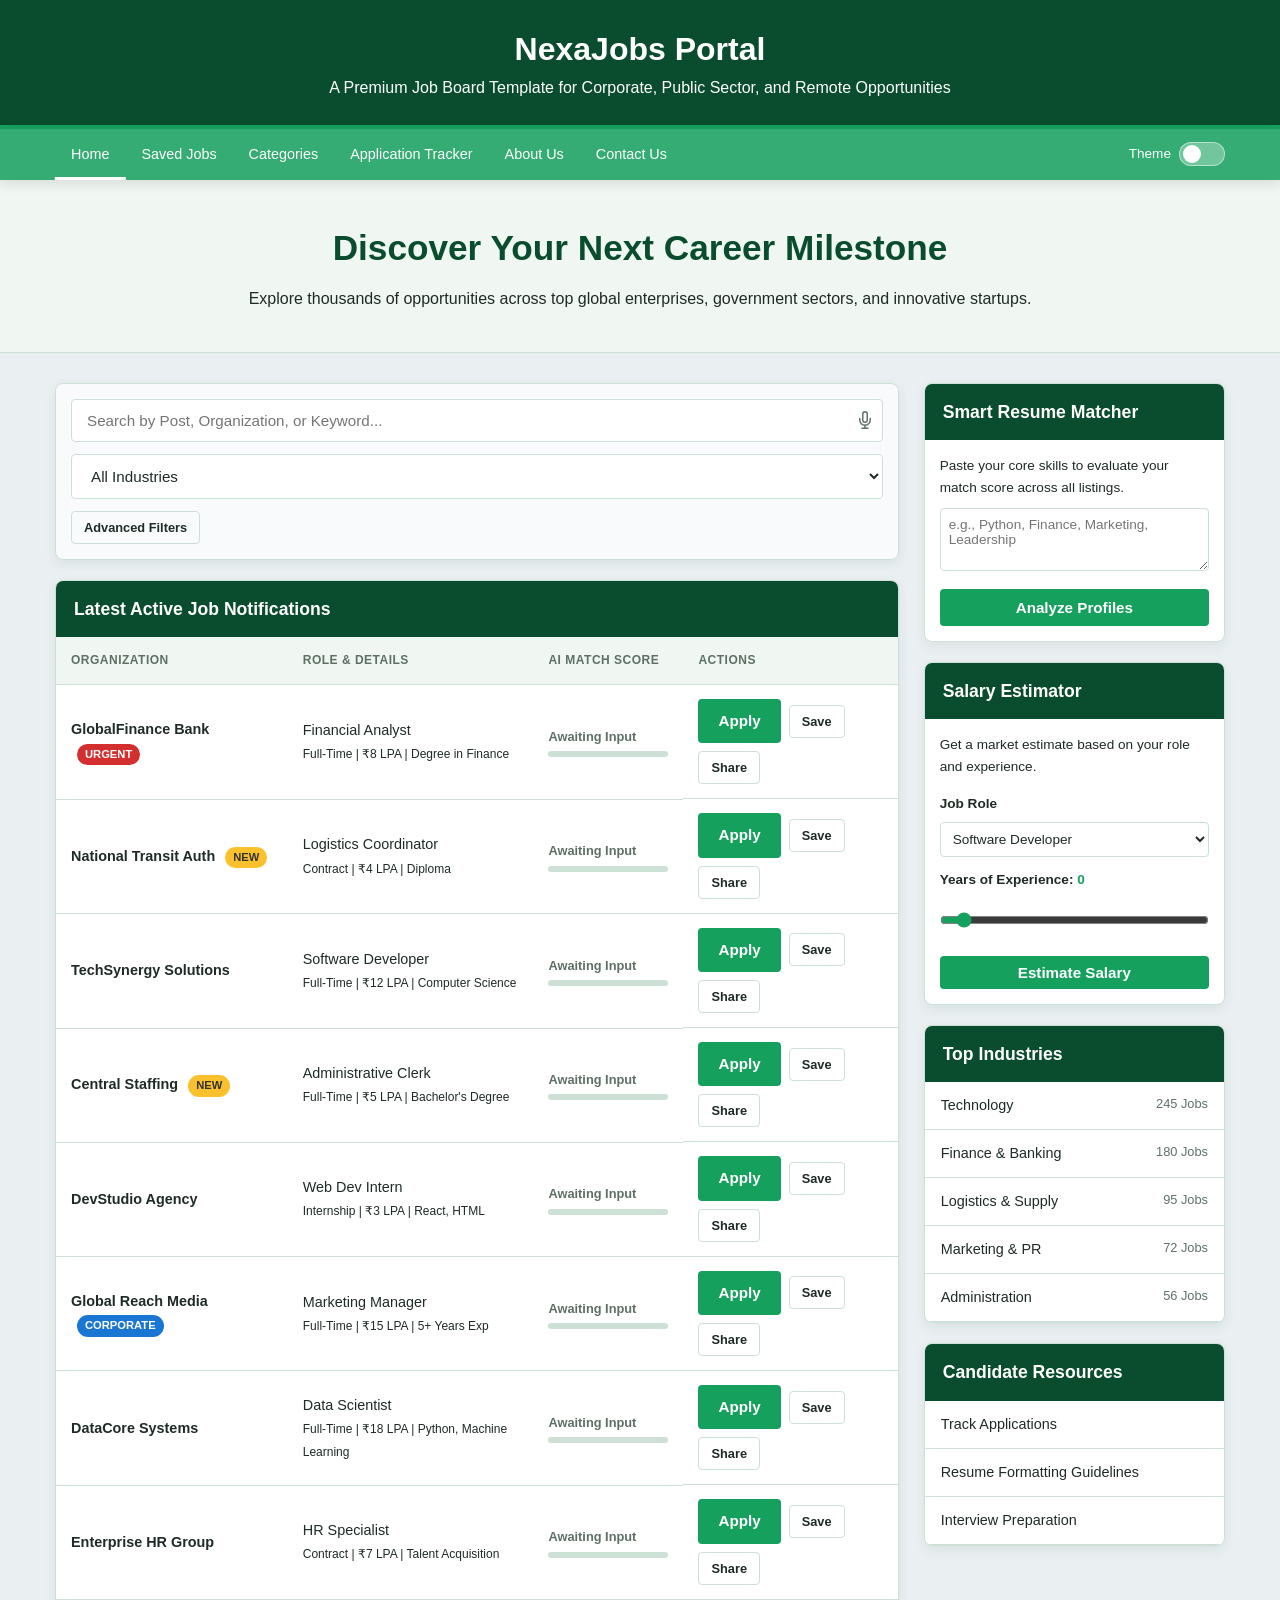
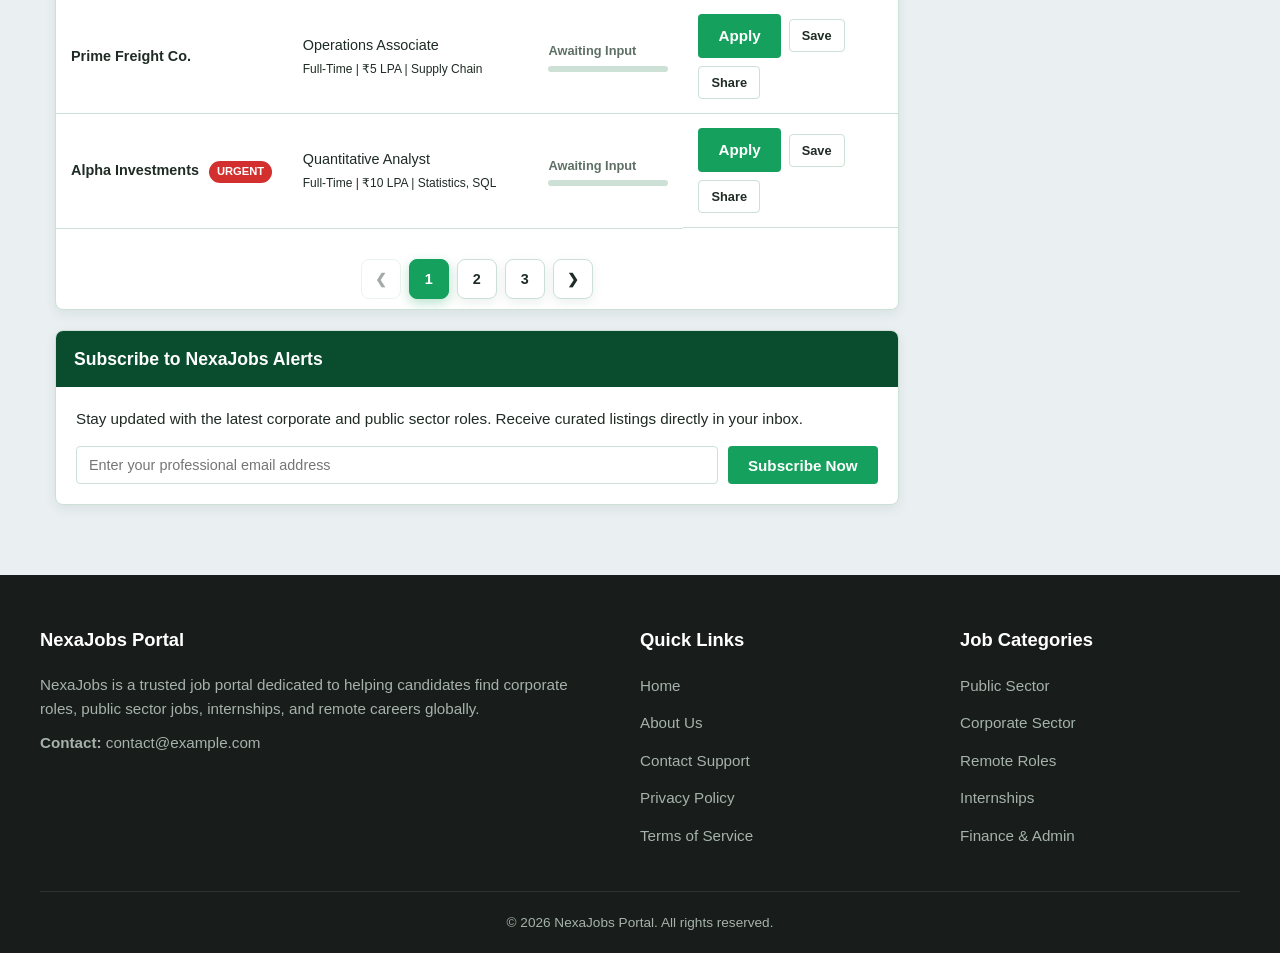
<file: index.html>
<!DOCTYPE html>
<html lang="en">
<head>
  <meta charset="UTF-8" />
  <meta name="viewport" content="width=device-width, initial-scale=1.0" />
  <title>NexaJobs - Professional Job Portal</title>
  <link rel="stylesheet" href="css/style.css" />
  <link rel="manifest" href="manifest.json" />
</head>
<body>

  <a href="#main-content" class="skip-link">Skip to Main Content</a>

  <header class="animate-up">
    <h1>NexaJobs Portal</h1>
    <p>A Premium Job Board Template for Corporate, Public Sector, and Remote Opportunities</p>
  </header>

  <div class="nav-wrapper animate-up delay-1">
    <nav>
      <div class="menu-toggle" id="mobile-menu" onclick="toggleMenu()" tabindex="0" role="button" aria-label="Toggle navigation menu">
        <span class="bar"></span>
        <span class="bar"></span>
        <span class="bar"></span>
      </div>

      <ul class="nav-links" id="nav-links">
        <li><a href="index.html" class="active">Home</a></li>
        <li><a href="#" id="savedJobsToggle" onclick="toggleSavedJobs(event)">Saved Jobs</a></li>
        
        <li class="dropdown">
          <a href="#">Categories</a>
          <ul class="dropdown-content">
            <li><a href="#jobs-section">Corporate Sector</a></li>
            <li><a href="#jobs-section">Public Sector</a></li>
            <li><a href="#jobs-section">Remote Work</a></li>
          </ul>
        </li>

        <li><a href="kanban.html">Application Tracker</a></li>
        <li><a href="about.html">About Us</a></li>
        <li><a href="contact.html">Contact Us</a></li>
      </ul>

      <div class="theme-switch-wrapper">
        <span class="theme-label" style="color: #fff; font-size: 0.85rem; margin-right: 8px;">Theme</span>
        <label class="theme-switch" for="checkbox" title="Toggle Dark Mode">
          <input type="checkbox" id="checkbox" />
          <div class="slider round"></div>
        </label>
      </div>
    </nav>
  </div>

  <div class="hero-section reveal">
    <h2>Discover Your Next Career Milestone</h2>
    <p>Explore thousands of opportunities across top global enterprises, government sectors, and innovative startups.</p>
  </div>

  <div class="container" id="main-content">
    <main>
      <div class="filter-card reveal">
        <div class="basic-filters" style="display: flex; gap: 12px; width: 100%; flex-wrap: wrap;">
          
          <div class="search-wrapper" style="flex: 1; min-width: 180px; position: relative; display: flex; align-items: center;">
            <input 
              type="text" 
              id="searchInput" 
              aria-label="Search Job Listings"
              placeholder="Search by Post, Organization, or Keyword..." 
              oninput="applyFilter()"
              style="width: 100%; padding-right: 40px;" 
            />
            <button class="icon-btn" onclick="startVoiceSearch()" aria-label="Voice Search" style="position: absolute; right: 5px;" title="Search by Voice">
              <svg viewBox="0 0 24 24" width="18" height="18" stroke="var(--text-muted)" stroke-width="2" fill="none" stroke-linecap="round" stroke-linejoin="round">
                <path d="M12 1a3 3 0 0 0-3 3v8a3 3 0 0 0 6 0V4a3 3 0 0 0-3-3z"></path>
                <path d="M19 10v2a7 7 0 0 1-14 0v-2"></path>
                <line x1="12" y1="19" x2="12" y2="23"></line>
                <line x1="8" y1="23" x2="16" y2="23"></line>
              </svg>
            </button>
          </div>

          <select id="categorySelect" aria-label="Filter by Category" onchange="applyFilter()">
            <option value="">All Industries</option>
            <option value="Finance">Finance</option>
            <option value="Tech">Technology</option>
            <option value="Admin">Administration</option>
            <option value="Logistics">Logistics</option>
            <option value="Marketing">Marketing</option>
          </select>
          <button class="btn-secondary" onclick="toggleAdvancedFilters()" style="flex-grow: 0;">Advanced Filters</button>
        </div>

        <div id="advancedFilters" class="advanced-filters" style="display: none;">
          <div class="filter-group">
            <label for="salaryFilter">Minimum Salary: <span id="salaryValue">₹0 LPA</span></label>
            <input type="range" id="salaryFilter" min="0" max="30" value="0" step="1" oninput="updateSalaryLabel(); applyFilter()" aria-label="Minimum Salary Filter">
          </div>

          <div class="filter-group">
            <label><strong>Employment Type:</strong></label>
            <label><input type="checkbox" class="type-filter" value="Full-Time" onchange="applyFilter()"> Full-Time</label>
            <label><input type="checkbox" class="type-filter" value="Contract" onchange="applyFilter()"> Contract</label>
            <label><input type="checkbox" class="type-filter" value="Internship" onchange="applyFilter()"> Internship</label>
          </div>

          <div class="filter-group">
            <label><strong>Experience Level:</strong></label>
            <label><input type="radio" name="expFilter" value="all" onchange="applyFilter()" checked> All</label>
            <label><input type="radio" name="expFilter" value="Entry" onchange="applyFilter()"> Entry Level</label>
            <label><input type="radio" name="expFilter" value="Mid" onchange="applyFilter()"> Mid/Senior</label>
          </div>
        </div>
      </div>

       <div class="card reveal" id="jobs-section">
        <div class="card-header" id="tableHeader">Latest Active Job Notifications</div>
        <div class="table-responsive">
          <table id="recruitmentTable">
            <thead>
              <tr>
                <th>Organization</th>
                <th>Role & Details</th>
                <th>AI Match Score</th>
                <th>Actions</th>
              </tr>
            </thead>
            
            <tbody id="skeleton-body" style="display: none;">
              <tr>
                <td data-label="Organization"><div class="skeleton skeleton-text"></div></td>
                <td data-label="Role & Details"><div class="skeleton skeleton-text"></div></td>
                <td data-label="AI Match Score"><div class="skeleton skeleton-text short"></div></td>
                <td data-label="Actions"><div class="skeleton skeleton-btn"></div></td>
              </tr>
            </tbody>

            <tbody id="job-table-body">
              <!-- 30 Total Listings (10 Old + 20 New Random) -->
              <tr data-id="job-1" data-category="Finance" data-salary="8" data-type="Full-Time" data-exp="Mid" class="reveal-row">
                <td data-label="Organization"><strong>GlobalFinance Bank</strong> <span class="badge badge-urgent">Urgent</span></td>
                <td data-label="Role & Details">Financial Analyst <br><small>Full-Time | ₹8 LPA | Degree in Finance</small></td>
                <td data-label="AI Match Score" class="ai-cell"><div class="ai-match-label">Awaiting Input</div><div class="ai-match-bar"><div class="ai-match-fill"></div></div></td>
                <td data-label="Actions" class="action-cell"><a href="#" class="btn-action">Apply</a><button class="btn-secondary btn-save" onclick="toggleSave('job-1', this)">Save</button><button class="btn-secondary" onclick="shareJob('Financial Analyst', 'https://nexajobs.com/job-1')">Share</button></td>
              </tr>
              <tr data-id="job-2" data-category="Logistics" data-salary="4" data-type="Contract" data-exp="Entry" class="reveal-row">
                <td data-label="Organization"><strong>National Transit Auth</strong> <span class="badge badge-new">New</span></td>
                <td data-label="Role & Details">Logistics Coordinator <br><small>Contract | ₹4 LPA | Diploma</small></td>
                <td data-label="AI Match Score" class="ai-cell"><div class="ai-match-label">Awaiting Input</div><div class="ai-match-bar"><div class="ai-match-fill"></div></div></td>
                <td data-label="Actions" class="action-cell"><a href="#" class="btn-action">Apply</a><button class="btn-secondary btn-save" onclick="toggleSave('job-2', this)">Save</button><button class="btn-secondary" onclick="shareJob('Logistics Coordinator', 'https://nexajobs.com/job-2')">Share</button></td>
              </tr>
              <tr data-id="job-3" data-category="Tech" data-salary="12" data-type="Full-Time" data-exp="Entry" class="reveal-row">
                <td data-label="Organization"><strong>TechSynergy Solutions</strong></td>
                <td data-label="Role & Details">Software Developer <br><small>Full-Time | ₹12 LPA | Computer Science</small></td>
                <td data-label="AI Match Score" class="ai-cell"><div class="ai-match-label">Awaiting Input</div><div class="ai-match-bar"><div class="ai-match-fill"></div></div></td>
                <td data-label="Actions" class="action-cell"><a href="#" class="btn-action">Apply</a><button class="btn-secondary btn-save" onclick="toggleSave('job-3', this)">Save</button><button class="btn-secondary" onclick="shareJob('Software Developer', 'https://nexajobs.com/job-3')">Share</button></td>
              </tr>
              <tr data-id="job-4" data-category="Admin" data-salary="5" data-type="Full-Time" data-exp="Mid" class="reveal-row">
                <td data-label="Organization"><strong>Central Staffing</strong> <span class="badge badge-new">New</span></td>
                <td data-label="Role & Details">Administrative Clerk <br><small>Full-Time | ₹5 LPA | Bachelor's Degree</small></td>
                <td data-label="AI Match Score" class="ai-cell"><div class="ai-match-label">Awaiting Input</div><div class="ai-match-bar"><div class="ai-match-fill"></div></div></td>
                <td data-label="Actions" class="action-cell"><a href="#" class="btn-action">Apply</a><button class="btn-secondary btn-save" onclick="toggleSave('job-4', this)">Save</button><button class="btn-secondary" onclick="shareJob('Admin Clerk', 'https://nexajobs.com/job-4')">Share</button></td>
              </tr>
              <tr data-id="job-5" data-category="Tech" data-salary="3" data-type="Internship" data-exp="Entry" class="reveal-row">
                <td data-label="Organization"><strong>DevStudio Agency</strong></td>
                <td data-label="Role & Details">Web Dev Intern <br><small>Internship | ₹3 LPA | React, HTML</small></td>
                <td data-label="AI Match Score" class="ai-cell"><div class="ai-match-label">Awaiting Input</div><div class="ai-match-bar"><div class="ai-match-fill"></div></div></td>
                <td data-label="Actions" class="action-cell"><a href="#" class="btn-action">Apply</a><button class="btn-secondary btn-save" onclick="toggleSave('job-5', this)">Save</button><button class="btn-secondary" onclick="shareJob('Web Dev Intern', 'https://nexajobs.com/job-5')">Share</button></td>
              </tr>
              <tr data-id="job-6" data-category="Marketing" data-salary="15" data-type="Full-Time" data-exp="Mid" class="reveal-row">
                <td data-label="Organization"><strong>Global Reach Media</strong> <span class="badge badge-private">Corporate</span></td>
                <td data-label="Role & Details">Marketing Manager <br><small>Full-Time | ₹15 LPA | 5+ Years Exp</small></td>
                <td data-label="AI Match Score" class="ai-cell"><div class="ai-match-label">Awaiting Input</div><div class="ai-match-bar"><div class="ai-match-fill"></div></div></td>
                <td data-label="Actions" class="action-cell"><a href="#" class="btn-action">Apply</a><button class="btn-secondary btn-save" onclick="toggleSave('job-6', this)">Save</button><button class="btn-secondary" onclick="shareJob('Marketing Manager', 'https://nexajobs.com/job-6')">Share</button></td>
              </tr>
              <tr data-id="job-7" data-category="Tech" data-salary="18" data-type="Full-Time" data-exp="Mid" class="reveal-row">
                <td data-label="Organization"><strong>DataCore Systems</strong></td>
                <td data-label="Role & Details">Data Scientist <br><small>Full-Time | ₹18 LPA | Python, Machine Learning</small></td>
                <td data-label="AI Match Score" class="ai-cell"><div class="ai-match-label">Awaiting Input</div><div class="ai-match-bar"><div class="ai-match-fill"></div></div></td>
                <td data-label="Actions" class="action-cell"><a href="#" class="btn-action">Apply</a><button class="btn-secondary btn-save" onclick="toggleSave('job-7', this)">Save</button><button class="btn-secondary" onclick="shareJob('Data Scientist', 'https://nexajobs.com/job-7')">Share</button></td>
              </tr>
              <tr data-id="job-8" data-category="Admin" data-salary="7" data-type="Contract" data-exp="Mid" class="reveal-row">
                <td data-label="Organization"><strong>Enterprise HR Group</strong></td>
                <td data-label="Role & Details">HR Specialist <br><small>Contract | ₹7 LPA | Talent Acquisition</small></td>
                <td data-label="AI Match Score" class="ai-cell"><div class="ai-match-label">Awaiting Input</div><div class="ai-match-bar"><div class="ai-match-fill"></div></div></td>
                <td data-label="Actions" class="action-cell"><a href="#" class="btn-action">Apply</a><button class="btn-secondary btn-save" onclick="toggleSave('job-8', this)">Save</button><button class="btn-secondary" onclick="shareJob('HR Specialist', 'https://nexajobs.com/job-8')">Share</button></td>
              </tr>
              <tr data-id="job-9" data-category="Logistics" data-salary="5" data-type="Full-Time" data-exp="Entry" class="reveal-row">
                <td data-label="Organization"><strong>Prime Freight Co.</strong></td>
                <td data-label="Role & Details">Operations Associate <br><small>Full-Time | ₹5 LPA | Supply Chain</small></td>
                <td data-label="AI Match Score" class="ai-cell"><div class="ai-match-label">Awaiting Input</div><div class="ai-match-bar"><div class="ai-match-fill"></div></div></td>
                <td data-label="Actions" class="action-cell"><a href="#" class="btn-action">Apply</a><button class="btn-secondary btn-save" onclick="toggleSave('job-9', this)">Save</button><button class="btn-secondary" onclick="shareJob('Operations Associate', 'https://nexajobs.com/job-9')">Share</button></td>
              </tr>
              <tr data-id="job-10" data-category="Finance" data-salary="10" data-type="Full-Time" data-exp="Entry" class="reveal-row">
                <td data-label="Organization"><strong>Alpha Investments</strong> <span class="badge badge-urgent">Urgent</span></td>
                <td data-label="Role & Details">Quantitative Analyst <br><small>Full-Time | ₹10 LPA | Statistics, SQL</small></td>
                <td data-label="AI Match Score" class="ai-cell"><div class="ai-match-label">Awaiting Input</div><div class="ai-match-bar"><div class="ai-match-fill"></div></div></td>
                <td data-label="Actions" class="action-cell"><a href="#" class="btn-action">Apply</a><button class="btn-secondary btn-save" onclick="toggleSave('job-10', this)">Save</button><button class="btn-secondary" onclick="shareJob('Quantitative Analyst', 'https://nexajobs.com/job-10')">Share</button></td>
              </tr>
              <tr data-id="job-11" data-category="Tech" data-salary="14" data-type="Full-Time" data-exp="Mid" class="reveal-row">
                <td data-label="Organization"><strong>CloudScale Networks</strong></td>
                <td data-label="Role & Details">DevOps Engineer <br><small>Full-Time | ₹14 LPA | AWS, Docker</small></td>
                <td data-label="AI Match Score" class="ai-cell"><div class="ai-match-label">Awaiting Input</div><div class="ai-match-bar"><div class="ai-match-fill"></div></div></td>
                <td data-label="Actions" class="action-cell"><a href="#" class="btn-action">Apply</a><button class="btn-secondary btn-save" onclick="toggleSave('job-11', this)">Save</button><button class="btn-secondary" onclick="shareJob('DevOps Engineer', 'https://nexajobs.com/job-11')">Share</button></td>
              </tr>
              <tr data-id="job-12" data-category="Marketing" data-salary="6" data-type="Internship" data-exp="Entry" class="reveal-row">
                <td data-label="Organization"><strong>Vanguard Brands</strong></td>
                <td data-label="Role & Details">SEO Content Writer <br><small>Internship | ₹6 LPA | Copywriting</small></td>
                <td data-label="AI Match Score" class="ai-cell"><div class="ai-match-label">Awaiting Input</div><div class="ai-match-bar"><div class="ai-match-fill"></div></div></td>
                <td data-label="Actions" class="action-cell"><a href="#" class="btn-action">Apply</a><button class="btn-secondary btn-save" onclick="toggleSave('job-12', this)">Save</button><button class="btn-secondary" onclick="shareJob('SEO Writer', 'https://nexajobs.com/job-12')">Share</button></td>
              </tr>
              <tr data-id="job-13" data-category="Finance" data-salary="9" data-type="Full-Time" data-exp="Mid" class="reveal-row">
                <td data-label="Organization"><strong>Apex Capital</strong></td>
                <td data-label="Role & Details">Tax Consultant <br><small>Full-Time | ₹9 LPA | CA / CPA</small></td>
                <td data-label="AI Match Score" class="ai-cell"><div class="ai-match-label">Awaiting Input</div><div class="ai-match-bar"><div class="ai-match-fill"></div></div></td>
                <td data-label="Actions" class="action-cell"><a href="#" class="btn-action">Apply</a><button class="btn-secondary btn-save" onclick="toggleSave('job-13', this)">Save</button><button class="btn-secondary" onclick="shareJob('Tax Consultant', 'https://nexajobs.com/job-13')">Share</button></td>
              </tr>
              <tr data-id="job-14" data-category="Admin" data-salary="4" data-type="Full-Time" data-exp="Entry" class="reveal-row">
                <td data-label="Organization"><strong>Metro Health Trust</strong></td>
                <td data-label="Role & Details">Medical Receptionist <br><small>Full-Time | ₹4 LPA | Secretarial Skills</small></td>
                <td data-label="AI Match Score" class="ai-cell"><div class="ai-match-label">Awaiting Input</div><div class="ai-match-bar"><div class="ai-match-fill"></div></div></td>
                <td data-label="Actions" class="action-cell"><a href="#" class="btn-action">Apply</a><button class="btn-secondary btn-save" onclick="toggleSave('job-14', this)">Save</button><button class="btn-secondary" onclick="shareJob('Medical Receptionist', 'https://nexajobs.com/job-14')">Share</button></td>
              </tr>
              <tr data-id="job-15" data-category="Tech" data-salary="20" data-type="Full-Time" data-exp="Mid" class="reveal-row">
                <td data-label="Organization"><strong>CyberShield Labs</strong> <span class="badge badge-urgent">Urgent</span></td>
                <td data-label="Role & Details">Security Analyst <br><small>Full-Time | ₹20 LPA | Ethical Hacking</small></td>
                <td data-label="AI Match Score" class="ai-cell"><div class="ai-match-label">Awaiting Input</div><div class="ai-match-bar"><div class="ai-match-fill"></div></div></td>
                <td data-label="Actions" class="action-cell"><a href="#" class="btn-action">Apply</a><button class="btn-secondary btn-save" onclick="toggleSave('job-15', this)">Save</button><button class="btn-secondary" onclick="shareJob('Security Analyst', 'https://nexajobs.com/job-15')">Share</button></td>
              </tr>
              <tr data-id="job-16" data-category="Logistics" data-salary="7" data-type="Full-Time" data-exp="Mid" class="reveal-row">
                <td data-label="Organization"><strong>Swift Cargo Express</strong></td>
                <td data-label="Role & Details">Fleet Supervisor <br><small>Full-Time | ₹7 LPA | Supply Chain Mgmt</small></td>
                <td data-label="AI Match Score" class="ai-cell"><div class="ai-match-label">Awaiting Input</div><div class="ai-match-bar"><div class="ai-match-fill"></div></div></td>
                <td data-label="Actions" class="action-cell"><a href="#" class="btn-action">Apply</a><button class="btn-secondary btn-save" onclick="toggleSave('job-16', this)">Save</button><button class="btn-secondary" onclick="shareJob('Fleet Supervisor', 'https://nexajobs.com/job-16')">Share</button></td>
              </tr>
              <tr data-id="job-17" data-category="Marketing" data-salary="11" data-type="Full-Time" data-exp="Mid" class="reveal-row">
                <td data-label="Organization"><strong>BrandPulse Agency</strong></td>
                <td data-label="Role & Details">UI/UX Designer <br><small>Full-Time | ₹11 LPA | Figma, User Research</small></td>
                <td data-label="AI Match Score" class="ai-cell"><div class="ai-match-label">Awaiting Input</div><div class="ai-match-bar"><div class="ai-match-fill"></div></div></td>
                <td data-label="Actions" class="action-cell"><a href="#" class="btn-action">Apply</a><button class="btn-secondary btn-save" onclick="toggleSave('job-17', this)">Save</button><button class="btn-secondary" onclick="shareJob('UI/UX Designer', 'https://nexajobs.com/job-17')">Share</button></td>
              </tr>
              <tr data-id="job-18" data-category="Tech" data-salary="9" data-type="Contract" data-exp="Entry" class="reveal-row">
                <td data-label="Organization"><strong>PixelCraft Studio</strong></td>
                <td data-label="Role & Details">Frontend Developer <br><small>Contract | ₹9 LPA | HTML, CSS, JavaScript</small></td>
                <td data-label="AI Match Score" class="ai-cell"><div class="ai-match-label">Awaiting Input</div><div class="ai-match-bar"><div class="ai-match-fill"></div></div></td>
                <td data-label="Actions" class="action-cell"><a href="#" class="btn-action">Apply</a><button class="btn-secondary btn-save" onclick="toggleSave('job-18', this)">Save</button><button class="btn-secondary" onclick="shareJob('Frontend Developer', 'https://nexajobs.com/job-18')">Share</button></td>
              </tr>
              <tr data-id="job-19" data-category="Finance" data-salary="6" data-type="Full-Time" data-exp="Entry" class="reveal-row">
                <td data-label="Organization"><strong>Sterling Credit</strong></td>
                <td data-label="Role & Details">Loan Officer <br><small>Full-Time | ₹6 LPA | Banking Operations</small></td>
                <td data-label="AI Match Score" class="ai-cell"><div class="ai-match-label">Awaiting Input</div><div class="ai-match-bar"><div class="ai-match-fill"></div></div></td>
                <td data-label="Actions" class="action-cell"><a href="#" class="btn-action">Apply</a><button class="btn-secondary btn-save" onclick="toggleSave('job-19', this)">Save</button><button class="btn-secondary" onclick="shareJob('Loan Officer', 'https://nexajobs.com/job-19')">Share</button></td>
              </tr>
              <tr data-id="job-20" data-category="Admin" data-salary="4.5" data-type="Internship" data-exp="Entry" class="reveal-row">
                <td data-label="Organization"><strong>Apex Legal Partners</strong></td>
                <td data-label="Role & Details">Legal Intern <br><small>Internship | ₹4.5 LPA | Research & Drafting</small></td>
                <td data-label="AI Match Score" class="ai-cell"><div class="ai-match-label">Awaiting Input</div><div class="ai-match-bar"><div class="ai-match-fill"></div></div></td>
                <td data-label="Actions" class="action-cell"><a href="#" class="btn-action">Apply</a><button class="btn-secondary btn-save" onclick="toggleSave('job-20', this)">Save</button><button class="btn-secondary" onclick="shareJob('Legal Intern', 'https://nexajobs.com/job-20')">Share</button></td>
              </tr>
              <tr data-id="job-21" data-category="Tech" data-salary="16" data-type="Full-Time" data-exp="Mid" class="reveal-row">
                <td data-label="Organization"><strong>CloudNative Inc.</strong></td>
                <td data-label="Role & Details">Cloud Architect <br><small>Full-Time | ₹16 LPA | Azure, Kubernetes</small></td>
                <td data-label="AI Match Score" class="ai-cell"><div class="ai-match-label">Awaiting Input</div><div class="ai-match-bar"><div class="ai-match-fill"></div></div></td>
                <td data-label="Actions" class="action-cell"><a href="#" class="btn-action">Apply</a><button class="btn-secondary btn-save" onclick="toggleSave('job-21', this)">Save</button><button class="btn-secondary" onclick="shareJob('Cloud Architect', 'https://nexajobs.com/job-21')">Share</button></td>
              </tr>
              <tr data-id="job-22" data-category="Marketing" data-salary="8" data-type="Full-Time" data-exp="Entry" class="reveal-row">
                <td data-label="Organization"><strong>OmniChannel Retail</strong></td>
                <td data-label="Role & Details">Social Media Strategist <br><small>Full-Time | ₹8 LPA | Campaign Management</small></td>
                <td data-label="AI Match Score" class="ai-cell"><div class="ai-match-label">Awaiting Input</div><div class="ai-match-bar"><div class="ai-match-fill"></div></div></td>
                <td data-label="Actions" class="action-cell"><a href="#" class="btn-action">Apply</a><button class="btn-secondary btn-save" onclick="toggleSave('job-22', this)">Save</button><button class="btn-secondary" onclick="shareJob('Social Media Strategist', 'https://nexajobs.com/job-22')">Share</button></td>
              </tr>
              <tr data-id="job-23" data-category="Finance" data-salary="13" data-type="Full-Time" data-exp="Mid" class="reveal-row">
                <td data-label="Organization"><strong>VentureHorizon Capital</strong></td>
                <td data-label="Role & Details">Investment Associate <br><small>Full-Time | ₹13 LPA | Portfolio Management</small></td>
                <td data-label="AI Match Score" class="ai-cell"><div class="ai-match-label">Awaiting Input</div><div class="ai-match-bar"><div class="ai-match-fill"></div></div></td>
                <td data-label="Actions" class="action-cell"><a href="#" class="btn-action">Apply</a><button class="btn-secondary btn-save" onclick="toggleSave('job-23', this)">Save</button><button class="btn-secondary" onclick="shareJob('Investment Associate', 'https://nexajobs.com/job-23')">Share</button></td>
              </tr>
              <tr data-id="job-24" data-category="Logistics" data-salary="6.5" data-type="Full-Time" data-exp="Entry" class="reveal-row">
                <td data-label="Organization"><strong>Global Port Logistics</strong></td>
                <td data-label="Role & Details">Warehouse Planner <br><small>Full-Time | ₹6.5 LPA | Inventory Control</small></td>
                <td data-label="AI Match Score" class="ai-cell"><div class="ai-match-label">Awaiting Input</div><div class="ai-match-bar"><div class="ai-match-fill"></div></div></td>
                <td data-label="Actions" class="action-cell"><a href="#" class="btn-action">Apply</a><button class="btn-secondary btn-save" onclick="toggleSave('job-24', this)">Save</button><button class="btn-secondary" onclick="shareJob('Warehouse Planner', 'https://nexajobs.com/job-24')">Share</button></td>
              </tr>
              <tr data-id="job-25" data-category="Tech" data-salary="11" data-type="Full-Time" data-exp="Entry" class="reveal-row">
                <td data-label="Organization"><strong>InnoTech Systems</strong></td>
                <td data-label="Role & Details">QA Automation Engineer <br><small>Full-Time | ₹11 LPA | Selenium, Java</small></td>
                <td data-label="AI Match Score" class="ai-cell"><div class="ai-match-label">Awaiting Input</div><div class="ai-match-bar"><div class="ai-match-fill"></div></div></td>
                <td data-label="Actions" class="action-cell"><a href="#" class="btn-action">Apply</a><button class="btn-secondary btn-save" onclick="toggleSave('job-25', this)">Save</button><button class="btn-secondary" onclick="shareJob('QA Engineer', 'https://nexajobs.com/job-25')">Share</button></td>
              </tr>
              <tr data-id="job-26" data-category="Admin" data-salary="5.5" data-type="Full-Time" data-exp="Entry" class="reveal-row">
                <td data-label="Organization"><strong>Civic Municipal Board</strong></td>
                <td data-label="Role & Details">Public Relations Officer <br><small>Full-Time | ₹5.5 LPA | Communication</small></td>
                <td data-label="AI Match Score" class="ai-cell"><div class="ai-match-label">Awaiting Input</div><div class="ai-match-bar"><div class="ai-match-fill"></div></div></td>
                <td data-label="Actions" class="action-cell"><a href="#" class="btn-action">Apply</a><button class="btn-secondary btn-save" onclick="toggleSave('job-26', this)">Save</button><button class="btn-secondary" onclick="shareJob('PR Officer', 'https://nexajobs.com/job-26')">Share</button></td>
              </tr>
              <tr data-id="job-27" data-category="Marketing" data-salary="9.5" data-type="Full-Time" data-exp="Mid" class="reveal-row">
                <td data-label="Organization"><strong>NextGen Ads</strong></td>
                <td data-label="Role & Details">PPC Campaign Specialist <br><small>Full-Time | ₹9.5 LPA | Google Ads, Analytics</small></td>
                <td data-label="AI Match Score" class="ai-cell"><div class="ai-match-label">Awaiting Input</div><div class="ai-match-bar"><div class="ai-match-fill"></div></div></td>
                <td data-label="Actions" class="action-cell"><a href="#" class="btn-action">Apply</a><button class="btn-secondary btn-save" onclick="toggleSave('job-27', this)">Save</button><button class="btn-secondary" onclick="shareJob('PPC Specialist', 'https://nexajobs.com/job-27')">Share</button></td>
              </tr>
              <tr data-id="job-28" data-category="Tech" data-salary="22" data-type="Full-Time" data-exp="Mid" class="reveal-row">
                <td data-label="Organization"><strong>Quantum AI Labs</strong> <span class="badge badge-urgent">Urgent</span></td>
                <td data-label="Role & Details">Machine Learning Engineer <br><small>Full-Time | ₹22 LPA | TensorFlow, PyTorch</small></td>
                <td data-label="AI Match Score" class="ai-cell"><div class="ai-match-label">Awaiting Input</div><div class="ai-match-bar"><div class="ai-match-fill"></div></div></td>
                <td data-label="Actions" class="action-cell"><a href="#" class="btn-action">Apply</a><button class="btn-secondary btn-save" onclick="toggleSave('job-28', this)">Save</button><button class="btn-secondary" onclick="shareJob('ML Engineer', 'https://nexajobs.com/job-28')">Share</button></td>
              </tr>
              <tr data-id="job-29" data-category="Finance" data-salary="7.5" data-type="Contract" data-exp="Entry" class="reveal-row">
                <td data-label="Organization"><strong>Pioneer Auditing</strong></td>
                <td data-label="Role & Details">Junior Auditor <br><small>Contract | ₹7.5 LPA | Internal Compliance</small></td>
                <td data-label="AI Match Score" class="ai-cell"><div class="ai-match-label">Awaiting Input</div><div class="ai-match-bar"><div class="ai-match-fill"></div></div></td>
                <td data-label="Actions" class="action-cell"><a href="#" class="btn-action">Apply</a><button class="btn-secondary btn-save" onclick="toggleSave('job-29', this)">Save</button><button class="btn-secondary" onclick="shareJob('Junior Auditor', 'https://nexajobs.com/job-29')">Share</button></td>
              </tr>
              <tr data-id="job-30" data-category="Logistics" data-salary="8.5" data-type="Full-Time" data-exp="Mid" class="reveal-row">
                <td data-label="Organization"><strong>TransContinental Freight</strong></td>
                <td data-label="Role & Details">Supply Chain Analyst <br><small>Full-Time | ₹8.5 LPA | Data Modeling</small></td>
                <td data-label="AI Match Score" class="ai-cell"><div class="ai-match-label">Awaiting Input</div><div class="ai-match-bar"><div class="ai-match-fill"></div></div></td>
                <td data-label="Actions" class="action-cell"><a href="#" class="btn-action">Apply</a><button class="btn-secondary btn-save" onclick="toggleSave('job-30', this)">Save</button><button class="btn-secondary" onclick="shareJob('Supply Chain Analyst', 'https://nexajobs.com/job-30')">Share</button></td>
              </tr>

              <tr id="noResultsRow" style="display: none;">
                <td colspan="4" style="text-align: center; padding: 20px; color: var(--text-muted);">
                  No job notifications match your search criteria.
                </td>
              </tr>
            </tbody>
          </table>
        </div>

        <!-- Pagination Container matching the requested design -->
        <div id="paginationContainer" class="pagination-container"></div>
      </div>


      <div class="card reveal" id="subscribe-section">
        <div class="card-header">Subscribe to NexaJobs Alerts</div>
        <div class="card-body">
          <p style="margin-bottom: 15px; font-size: 0.95rem; color: var(--text-main);">
            Stay updated with the latest corporate and public sector roles. Receive curated listings directly in your inbox.
          </p>
          <form id="subscribeForm" onsubmit="handleSubscribeSubmit(event)" style="display: flex; gap: 10px; flex-wrap: wrap;">
            <input 
              type="email" 
              id="subscribeEmail" 
              placeholder="Enter your professional email address" 
              required 
              style="flex: 1; padding: 10px 12px; border: 1px solid var(--border-color); border-radius: 4px; font-size: 0.9rem; outline: none; min-width: 200px;" 
            />
            <button type="submit" class="btn-action">Subscribe Now</button>
          </form>
          <div id="subscribeFeedback" class="form-feedback" style="display: none;">Subscription Successful. Welcome to NexaJobs!</div>
        </div>
      </div>

</main>

    <aside>
      <div class="sidebar-widget reveal">
        <div class="widget-header">Smart Resume Matcher</div>
        <div class="widget-body" style="padding: 15px;">
          <p style="font-size: 0.85rem; margin-bottom: 10px;">Paste your core skills to evaluate your match score across all listings.</p>
          <textarea id="aiResumeInput" rows="3" placeholder="e.g., Python, Finance, Marketing, Leadership" style="width: 100%; padding: 8px; border-radius: 4px; border: 1px solid var(--border-color); background: var(--surface); color: var(--text-main); font-size: 0.85rem;"></textarea>
          <button class="btn-action" style="width: 100%; margin-top: 10px;" onclick="calculateAIMatch()">Analyze Profiles</button>
        </div>
      </div>

      <div class="sidebar-widget reveal delay-2">
        <div class="widget-header">Salary Estimator</div>
        <div class="widget-body" style="padding: 15px;">
          <p style="font-size: 0.85rem; margin-bottom: 15px; color: var(--text-main);">Get a market estimate based on your role and experience.</p>
          
          <div class="form-group" style="margin-bottom: 12px;">
            <label for="calcRole" style="font-size: 0.85rem;">Job Role</label>
            <select id="calcRole" style="padding: 8px; font-size: 0.85rem;">
              <option value="developer">Software Developer</option>
              <option value="analyst">Data Analyst</option>
              <option value="admin">Administration / HR</option>
              <option value="finance">Finance Executive</option>
              <option value="marketing">Marketing Specialist</option>
            </select>
          </div>
          
          <div class="form-group" style="margin-bottom: 15px;">
            <label for="calcExp" style="font-size: 0.85rem;">Years of Experience: <span id="expValDisplay" style="color: var(--secondary); font-weight: bold;">0</span></label>
            <input type="range" id="calcExp" min="0" max="20" value="0" step="1" oninput="document.getElementById('expValDisplay').textContent = this.value" style="width: 100%; margin-top: 5px;">
          </div>
          
          <button class="btn-action" style="width: 100%; text-align: center; padding: 8px;" onclick="calculateSalary()">Estimate Salary</button>
          
          <div id="salaryResultContainer" style="margin-top: 15px; text-align: center; display: none; padding-top: 10px; border-top: 1px dashed var(--border-color);">
            <p style="font-size: 0.85rem; color: var(--text-muted);">Estimated Market Value</p>
            <h3 id="salaryResult" style="color: var(--secondary); font-size: 1.5rem; margin-top: 5px;">₹0</h3>
          </div>
        </div>
      </div>

      <div class="sidebar-widget reveal">
        <div class="widget-header">Top Industries</div>
        <ul class="widget-list">
          <li><a href="#" style="display: flex; justify-content: space-between;"><span>Technology</span> <span style="color: var(--text-muted); font-size: 0.8rem;">245 Jobs</span></a></li>
          <li><a href="#" style="display: flex; justify-content: space-between;"><span>Finance & Banking</span> <span style="color: var(--text-muted); font-size: 0.8rem;">180 Jobs</span></a></li>
          <li><a href="#" style="display: flex; justify-content: space-between;"><span>Logistics & Supply</span> <span style="color: var(--text-muted); font-size: 0.8rem;">95 Jobs</span></a></li>
          <li><a href="#" style="display: flex; justify-content: space-between;"><span>Marketing & PR</span> <span style="color: var(--text-muted); font-size: 0.8rem;">72 Jobs</span></a></li>
          <li><a href="#" style="display: flex; justify-content: space-between;"><span>Administration</span> <span style="color: var(--text-muted); font-size: 0.8rem;">56 Jobs</span></a></li>
        </ul>
      </div>

      <div class="sidebar-widget reveal">
        <div class="widget-header">Candidate Resources</div>
        <ul class="widget-list">
          <li><a href="kanban.html">Track Applications</a></li>
          <li><a href="#">Resume Formatting Guidelines</a></li>
          <li><a href="#">Interview Preparation</a></li>
        </ul>
      </div>
    </aside>
  </div>

  <div id="toast-container"></div>

  <!-- FIXED INDEX HTML FOOTER: Three columns perfectly aligned like your screenshot -->
  <footer class="animate-up delay-3">
    <div class="footer-container">
      <div class="footer-col">
        <h4>NexaJobs Portal</h4>
        <p>NexaJobs is a trusted job portal dedicated to helping candidates find corporate roles, public sector jobs, internships, and remote careers globally.</p>
        <p style="margin-top: 10px;"><strong>Contact:</strong> contact@example.com</p>
      </div>
      <div class="footer-col">
        <h4>Quick Links</h4>
        <ul>
          <li><a href="index.html">Home</a></li>
          <li><a href="about.html">About Us</a></li>
          <li><a href="contact.html">Contact Support</a></li>
          <li><a href="privacy.html">Privacy Policy</a></li>
          <li><a href="#">Terms of Service</a></li>
        </ul>
      </div>
      <div class="footer-col">
        <h4>Job Categories</h4>
        <ul>
          <li><a href="index.html#jobs-section">Public Sector</a></li>
          <li><a href="index.html#jobs-section">Corporate Sector</a></li>
          <li><a href="index.html#jobs-section">Remote Roles</a></li>
          <li><a href="index.html#jobs-section">Internships</a></li>
          <li><a href="index.html#jobs-section">Finance & Admin</a></li>
        </ul>
      </div>
    </div>
    <div class="footer-bottom">
      <p>&copy; 2026 NexaJobs Portal. All rights reserved.</p>
    </div>
  </footer>

  <script src="script/script.js"></script>
</body>
</html>
</file>
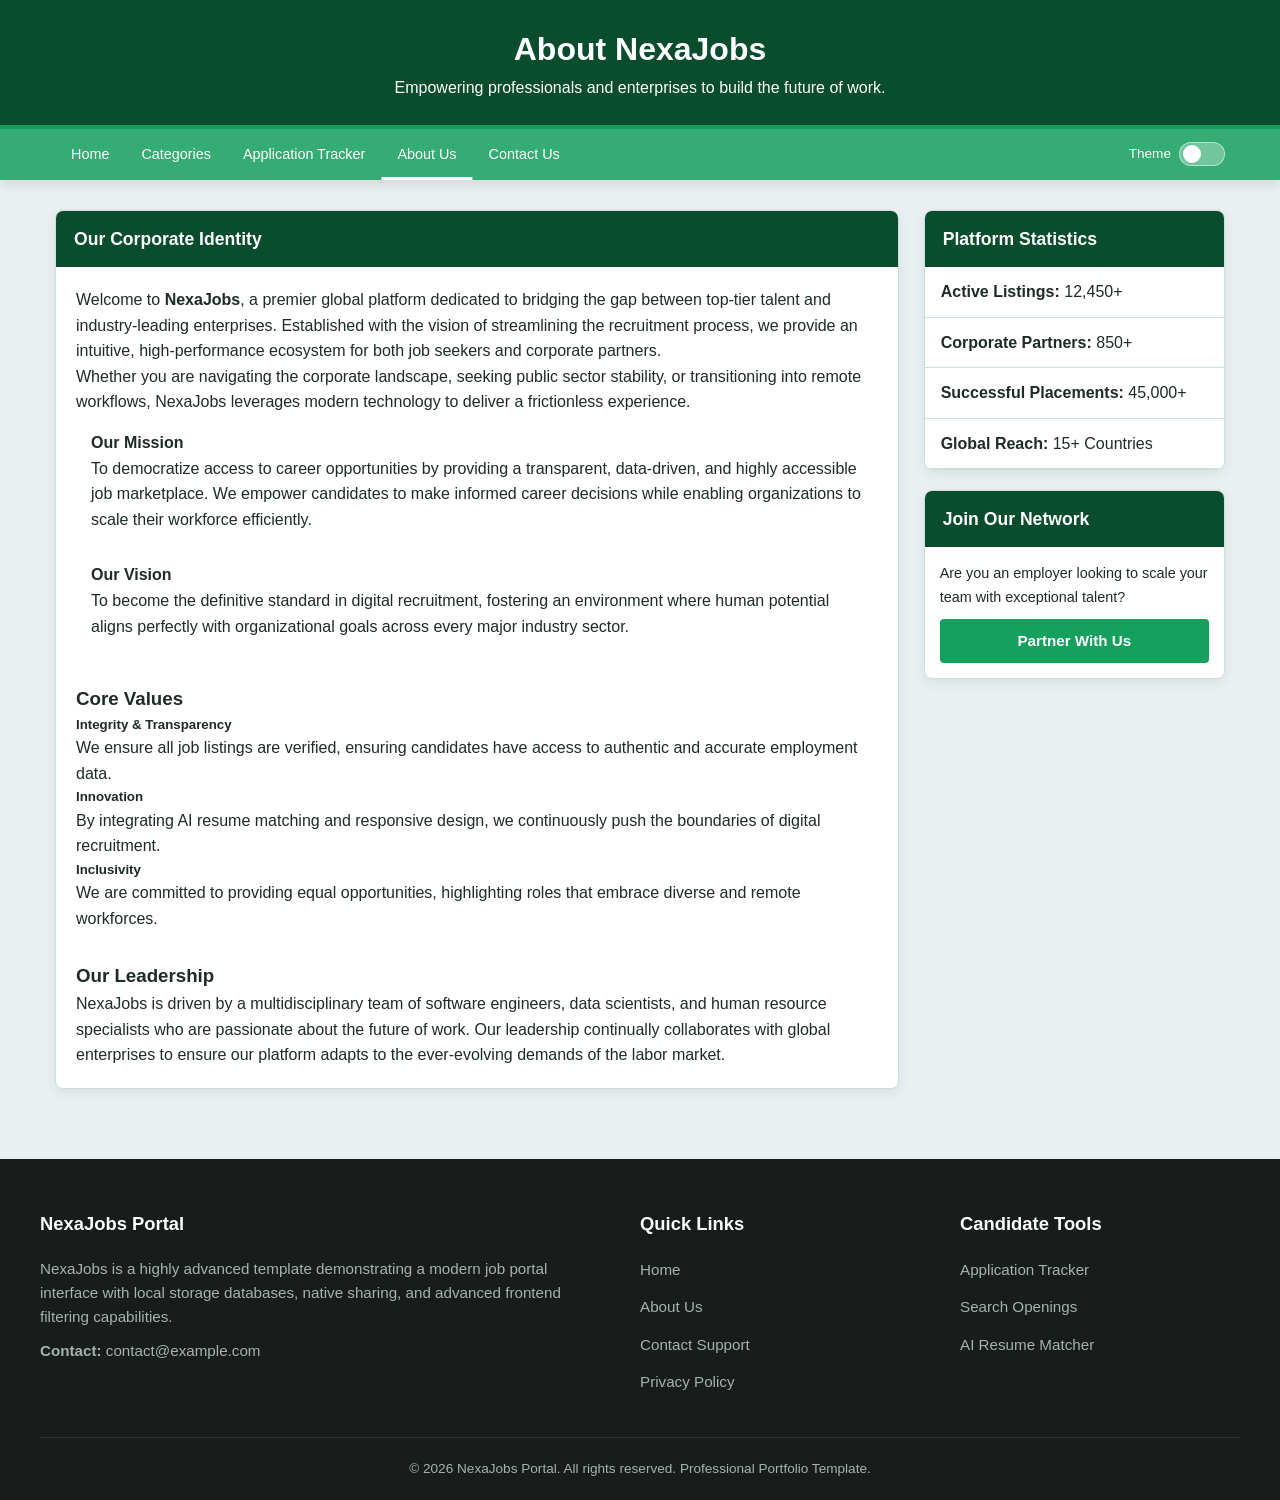
<file: about.html>
<!DOCTYPE html>
<html lang="en">
<head>
  <meta charset="UTF-8" />
  <meta name="viewport" content="width=device-width, initial-scale=1.0" />
  <title>About Us - NexaJobs</title>
  <link rel="stylesheet" href="css/style.css" />
  <link rel="manifest" href="manifest.json" />
</head>
<body>
  <a href="#main-content" class="skip-link">Skip to Main Content</a>

  <!-- Header -->
  <header class="animate-up">
    <h1>About NexaJobs</h1>
    <p>Empowering professionals and enterprises to build the future of work.</p>
  </header>

  <!-- Navigation Bar -->
  <div class="nav-wrapper animate-up delay-1">
    <nav>
      <div class="menu-toggle" id="mobile-menu" onclick="toggleMenu()" tabindex="0" role="button" aria-label="Toggle navigation menu">
        <span class="bar"></span>
        <span class="bar"></span>
        <span class="bar"></span>
      </div>

      <ul class="nav-links" id="nav-links">
        <li><a href="index.html">Home</a></li>
        
        <li class="dropdown">
          <a href="#">Categories</a>
          <ul class="dropdown-content">
            <li><a href="index.html#jobs-section">Corporate Sector</a></li>
            <li><a href="index.html#jobs-section">Public Sector</a></li>
            <li><a href="index.html#jobs-section">Remote Work</a></li>
          </ul>
        </li>

        <li><a href="kanban.html">Application Tracker</a></li>
        <li><a href="about.html" class="active">About Us</a></li>
        <li><a href="contact.html">Contact Us</a></li>
      </ul>

      <div class="theme-switch-wrapper">
        <span class="theme-label" style="color: #fff; font-size: 0.85rem; margin-right: 8px;">Theme</span>
        <label class="theme-switch" for="checkbox" title="Toggle Dark Mode">
          <input type="checkbox" id="checkbox" />
          <div class="slider round"></div>
        </label>
      </div>
    </nav>
  </div>

  <!-- Main Grid Layout -->
  <div class="container" id="main-content">
    <main>
      <div class="about-section animate-up delay-2">
        <div class="card-header">Our Corporate Identity</div>
        <div class="card-body">
          <p>
            Welcome to <strong>NexaJobs</strong>, a premier global platform dedicated to bridging the gap between top-tier talent and industry-leading enterprises. Established with the vision of streamlining the recruitment process, we provide an intuitive, high-performance ecosystem for both job seekers and corporate partners.
          </p>
          <p>
            Whether you are navigating the corporate landscape, seeking public sector stability, or transitioning into remote workflows, NexaJobs leverages modern technology to deliver a frictionless experience.
          </p>

          <div class="grid-2col">
            <div class="info-box" style="padding: 15px;">
              <h4>Our Mission</h4>
              <p>To democratize access to career opportunities by providing a transparent, data-driven, and highly accessible job marketplace. We empower candidates to make informed career decisions while enabling organizations to scale their workforce efficiently.</p>
            </div>
            <div class="info-box" style="padding: 15px;">
              <h4>Our Vision</h4>
              <p>To become the definitive standard in digital recruitment, fostering an environment where human potential aligns perfectly with organizational goals across every major industry sector.</p>
            </div>
          </div>

          <h3 style="margin-top: 30px;">Core Values</h3>
          <div class="feature-grid">
            <div class="feature-item">
              <h5>Integrity & Transparency</h5>
              <p>We ensure all job listings are verified, ensuring candidates have access to authentic and accurate employment data.</p>
            </div>
            <div class="feature-item">
              <h5>Innovation</h5>
              <p>By integrating AI resume matching and responsive design, we continuously push the boundaries of digital recruitment.</p>
            </div>
            <div class="feature-item">
              <h5>Inclusivity</h5>
              <p>We are committed to providing equal opportunities, highlighting roles that embrace diverse and remote workforces.</p>
            </div>
          </div>

          <h3 style="margin-top: 30px;">Our Leadership</h3>
          <p>
            NexaJobs is driven by a multidisciplinary team of software engineers, data scientists, and human resource specialists who are passionate about the future of work. Our leadership continually collaborates with global enterprises to ensure our platform adapts to the ever-evolving demands of the labor market.
          </p>
        </div>
      </div>
    </main>

    <aside>
      <div class="sidebar-widget animate-up delay-3">
        <div class="widget-header">Platform Statistics</div>
        <ul class="widget-list">
          <li style="padding: 12px 16px;"><strong>Active Listings:</strong> 12,450+</li>
          <li style="padding: 12px 16px;"><strong>Corporate Partners:</strong> 850+</li>
          <li style="padding: 12px 16px;"><strong>Successful Placements:</strong> 45,000+</li>
          <li style="padding: 12px 16px;"><strong>Global Reach:</strong> 15+ Countries</li>
        </ul>
      </div>

      <div class="sidebar-widget animate-up delay-3">
        <div class="widget-header">Join Our Network</div>
        <div class="widget-body" style="padding: 15px;">
          <p style="font-size: 0.9rem; margin-bottom: 10px;">Are you an employer looking to scale your team with exceptional talent?</p>
          <a href="contact.html" class="btn-action" style="display: block; text-align: center;">Partner With Us</a>
        </div>
      </div>
    </aside>
  </div>

  <div id="toast-container"></div>

  <!-- Universal Footer -->
  <footer class="animate-up delay-3">
    <div class="footer-container">
      <div class="footer-col">
        <h4>NexaJobs Portal</h4>
        <p>NexaJobs is a highly advanced template demonstrating a modern job portal interface with local storage databases, native sharing, and advanced frontend filtering capabilities.</p>
        <p style="margin-top: 10px;"><strong>Contact:</strong> contact@example.com</p>
      </div>
      <div class="footer-col">
        <h4>Quick Links</h4>
        <ul>
          <li><a href="index.html">Home</a></li>
          <li><a href="about.html">About Us</a></li>
          <li><a href="contact.html">Contact Support</a></li>
          <li><a href="privacy.html">Privacy Policy</a></li>
        </ul>
      </div>
      <div class="footer-col">
        <h4>Candidate Tools</h4>
        <ul>
          <li><a href="kanban.html">Application Tracker</a></li>
          <li><a href="index.html#jobs-section">Search Openings</a></li>
          <li><a href="index.html">AI Resume Matcher</a></li>
        </ul>
      </div>
    </div>
    <div class="footer-bottom">
      <p>&copy; 2026 NexaJobs Portal. All rights reserved. Professional Portfolio Template.</p>
    </div>
  </footer>

  <script src="script/script.js"></script>
</body>
</html>
</file>
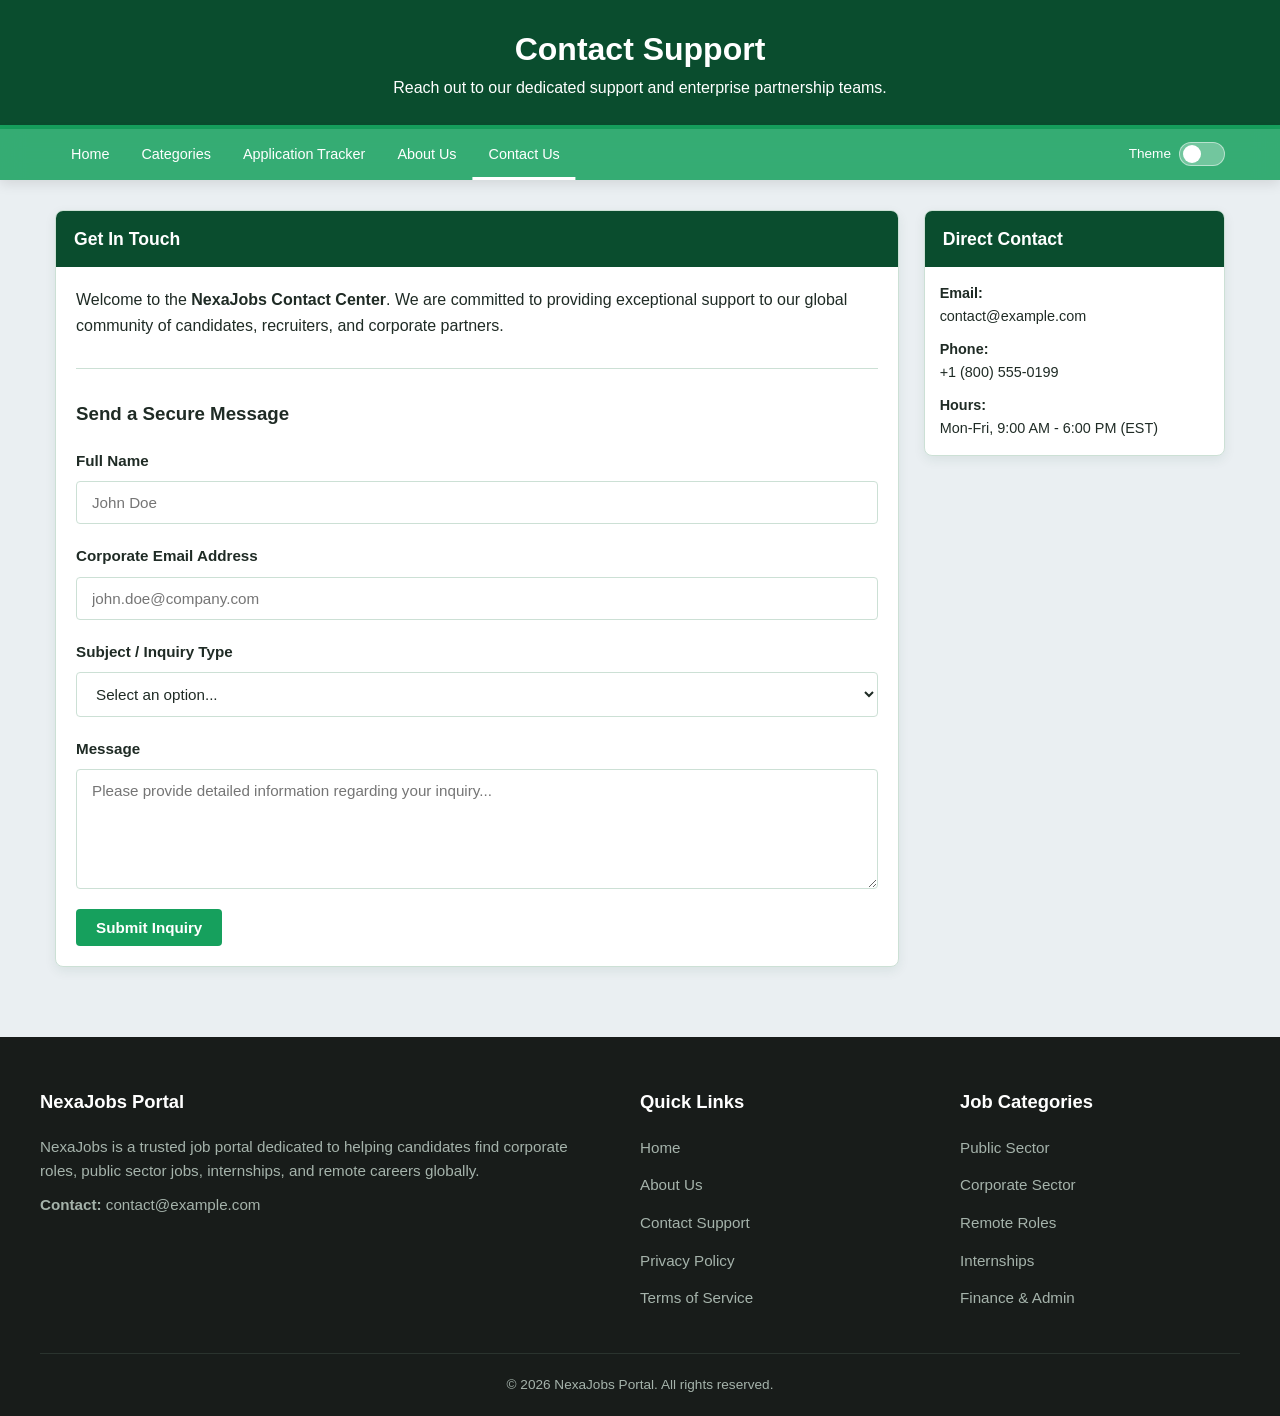
<file: contact.html>
<!DOCTYPE html>
<html lang="en">
<head>
  <meta charset="UTF-8" />
  <meta name="viewport" content="width=device-width, initial-scale=1.0" />
  <title>Contact Us - NexaJobs</title>
  <link rel="stylesheet" href="css/style.css" />
  <link rel="manifest" href="manifest.json" />
</head>
<body>
  <a href="#main-content" class="skip-link">Skip to Main Content</a>

  <!-- Header -->
  <header class="animate-up">
    <h1>Contact Support</h1>
    <p>Reach out to our dedicated support and enterprise partnership teams.</p>
  </header>

  <!-- Navigation Bar -->
  <div class="nav-wrapper animate-up delay-1">
    <nav>
      <div class="menu-toggle" id="mobile-menu" onclick="toggleMenu()" tabindex="0" role="button" aria-label="Toggle navigation menu">
        <span class="bar"></span>
        <span class="bar"></span>
        <span class="bar"></span>
      </div>

      <ul class="nav-links" id="nav-links">
        <li><a href="index.html">Home</a></li>
        
        <li class="dropdown">
          <a href="#">Categories</a>
          <ul class="dropdown-content">
            <li><a href="index.html#jobs-section">Corporate Sector</a></li>
            <li><a href="index.html#jobs-section">Public Sector</a></li>
            <li><a href="index.html#jobs-section">Remote Work</a></li>
          </ul>
        </li>

        <li><a href="kanban.html">Application Tracker</a></li>
        <li><a href="about.html">About Us</a></li>
        <li><a href="contact.html" class="active">Contact Us</a></li>
      </ul>

      <div class="theme-switch-wrapper">
        <span class="theme-label" style="color: #fff; font-size: 0.85rem; margin-right: 8px;">Theme</span>
        <label class="theme-switch" for="checkbox" title="Toggle Dark Mode">
          <input type="checkbox" id="checkbox" />
          <div class="slider round"></div>
        </label>
      </div>
    </nav>
  </div>

  <!-- Main Grid Layout -->
  <div class="container" id="main-content">
    <main>
      <div class="about-section animate-up delay-2">
        <div class="card-header">Get In Touch</div>
        <div class="card-body">
          <p style="margin-bottom: 25px;">
            Welcome to the <strong>NexaJobs Contact Center</strong>. We are committed to providing exceptional support to our global community of candidates, recruiters, and corporate partners. 
          </p>

          <hr style="border: 0; border-top: 1px solid var(--border-color); margin: 30px 0;" />

          <h3 style="margin-bottom: 20px;">Send a Secure Message</h3>
          
          <!-- FIXED FORM: Inputs now correctly span 100% width cleanly -->
          <form id="contactForm" onsubmit="handleContactSubmit(event)">
            
            <div class="form-group">
              <label for="contactName">Full Name</label>
              <input type="text" id="contactName" placeholder="John Doe" required />
            </div>
            
            <div class="form-group">
              <label for="contactEmail">Corporate Email Address</label>
              <input type="email" id="contactEmail" placeholder="john.doe@company.com" required />
            </div>
            
            <div class="form-group">
              <label for="contactSubject">Subject / Inquiry Type</label>
              <select id="contactSubject" required>
                <option value="">Select an option...</option>
                <option value="candidate">Candidate Support & Resume Help</option>
                <option value="employer">Employer / Recruiter Services</option>
                <option value="technical">Technical Issue / Bug Report</option>
                <option value="partnership">Business Partnership</option>
              </select>
            </div>
            
            <div class="form-group">
              <label for="contactQuery">Message</label>
              <textarea id="contactQuery" rows="5" placeholder="Please provide detailed information regarding your inquiry..." required></textarea>
            </div>
            
            <button type="submit" class="btn-submit">Submit Inquiry</button>
            <div id="formFeedback" class="form-feedback" style="display: none;">Your inquiry has been submitted successfully. A representative will contact you shortly.</div>
          
          </form>

        </div>
      </div>
    </main>

    <aside>
      <div class="sidebar-widget animate-up delay-3">
        <div class="widget-header">Direct Contact</div>
        <div class="widget-body" style="padding: 15px;">
          <p style="font-size: 0.9rem; margin-bottom: 10px;"><strong>Email:</strong><br> contact@example.com</p>
          <p style="font-size: 0.9rem; margin-bottom: 10px;"><strong>Phone:</strong><br> +1 (800) 555-0199</p>
          <p style="font-size: 0.9rem;"><strong>Hours:</strong><br> Mon-Fri, 9:00 AM - 6:00 PM (EST)</p>
        </div>
      </div>
    </aside>
  </div>

  <div id="toast-container"></div>

  <!-- Universal Footer -->
  <footer class="animate-up delay-3">
    <div class="footer-container">
      <div class="footer-col">
        <h4>NexaJobs Portal</h4>
        <p>NexaJobs is a trusted job portal dedicated to helping candidates find corporate roles, public sector jobs, internships, and remote careers globally.</p>
        <p style="margin-top: 10px;"><strong>Contact:</strong> contact@example.com</p>
      </div>
      <div class="footer-col">
        <h4>Quick Links</h4>
        <ul>
          <li><a href="index.html">Home</a></li>
          <li><a href="about.html">About Us</a></li>
          <li><a href="contact.html">Contact Support</a></li>
          <li><a href="privacy.html">Privacy Policy</a></li>
          <li><a href="#">Terms of Service</a></li>
        </ul>
      </div>
      <div class="footer-col">
        <h4>Job Categories</h4>
        <ul>
          <li><a href="index.html#jobs-section">Public Sector</a></li>
          <li><a href="index.html#jobs-section">Corporate Sector</a></li>
          <li><a href="index.html#jobs-section">Remote Roles</a></li>
          <li><a href="index.html#jobs-section">Internships</a></li>
          <li><a href="index.html#jobs-section">Finance & Admin</a></li>
        </ul>
      </div>
    </div>
    <div class="footer-bottom">
      <p>&copy; 2026 NexaJobs Portal. All rights reserved.</p>
    </div>
  </footer>

  <script src="script/script.js"></script>
</body>
</html>
</file>
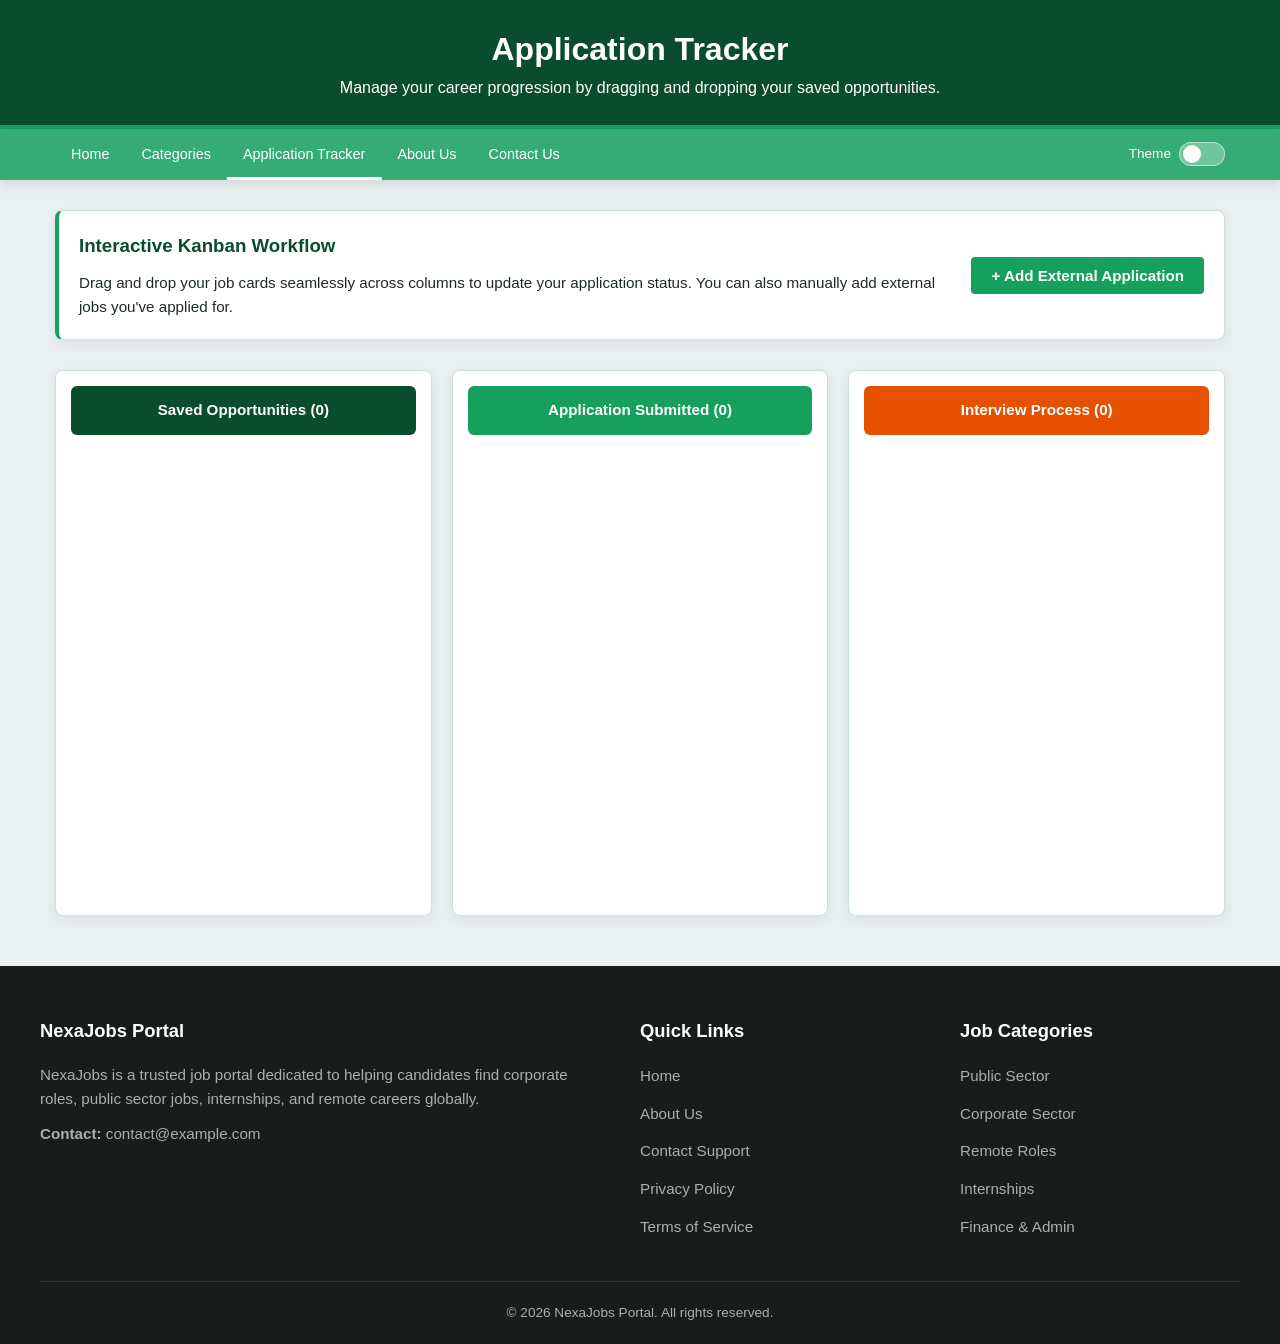
<file: kanban.html>
<!DOCTYPE html>
<html lang="en">
<head>
  <meta charset="UTF-8" />
  <meta name="viewport" content="width=device-width, initial-scale=1.0" />
  <title>Application Tracker - NexaJobs</title>
  <link rel="stylesheet" href="css/style.css" />
  <link rel="manifest" href="manifest.json" />
</head>
<body>
  <a href="#main-content" class="skip-link">Skip to Main Content</a>

  <header class="animate-up">
    <h1>Application Tracker</h1>
    <p>Manage your career progression by dragging and dropping your saved opportunities.</p>
  </header>

  <div class="nav-wrapper animate-up delay-1">
    <nav>
      <div class="menu-toggle" id="mobile-menu" onclick="toggleMenu()" tabindex="0" role="button" aria-label="Toggle navigation menu">
        <span class="bar"></span><span class="bar"></span><span class="bar"></span>
      </div>

      <ul class="nav-links" id="nav-links">
        <li><a href="index.html">Home</a></li>
        <li class="dropdown">
          <a href="#">Categories</a>
          <ul class="dropdown-content">
            <li><a href="index.html#jobs-section">Corporate Sector</a></li>
            <li><a href="index.html#jobs-section">Public Sector</a></li>
            <li><a href="index.html#jobs-section">Remote Work</a></li>
          </ul>
        </li>
        <li><a href="kanban.html" class="active">Application Tracker</a></li>
        <li><a href="about.html">About Us</a></li>
        <li><a href="contact.html">Contact Us</a></li>
      </ul>

      <div class="theme-switch-wrapper">
        <span class="theme-label" style="color: #fff; font-size: 0.85rem; margin-right: 8px;">Theme</span>
        <label class="theme-switch" for="checkbox" title="Toggle Dark Mode">
          <input type="checkbox" id="checkbox" />
          <div class="slider round"></div>
        </label>
      </div>
    </nav>
  </div>

  <div class="container" id="main-content" style="display: block;">
    <div class="card animate-up delay-2" style="padding: 20px; margin-bottom: 30px; border-left: 4px solid var(--secondary); display: flex; justify-content: space-between; align-items: center; flex-wrap: wrap; gap: 15px;">
      <div style="flex: 1; min-width: 250px;">
        <h3 style="color: var(--primary); margin-bottom: 10px;">Interactive Kanban Workflow</h3>
        <p style="font-size: 0.95rem; color: var(--text-main);">
          Drag and drop your job cards seamlessly across columns to update your application status. You can also manually add external jobs you've applied for.
        </p>
      </div>
      <button class="btn-action" onclick="openCustomJobModal()">+ Add External Application</button>
    </div>

    <div class="kanban-board animate-up delay-3">
      <div class="kanban-column" id="col-saved" ondragover="allowDrop(event)" ondrop="drop(event, 'saved')">
        <div class="kanban-header">Saved Opportunities (<span id="count-saved">0</span>)</div>
        <div class="kanban-cards" id="cards-saved"></div>
      </div>

      <div class="kanban-column" id="col-applied" ondragover="allowDrop(event)" ondrop="drop(event, 'applied')">
        <div class="kanban-header" style="background: var(--secondary);">Application Submitted (<span id="count-applied">0</span>)</div>
        <div class="kanban-cards" id="cards-applied"></div>
      </div>

      <div class="kanban-column" id="col-interviewing" ondragover="allowDrop(event)" ondrop="drop(event, 'interviewing')">
        <div class="kanban-header" style="background: #e65100;">Interview Process (<span id="count-interviewing">0</span>)</div>
        <div class="kanban-cards" id="cards-interviewing"></div>
      </div>
    </div>
  </div>

  <!-- Custom External Job Modal -->
  <div id="customJobModal" class="modal-overlay" style="display: none;">
    <div class="modal-content animate-up">
      <h3 style="color: var(--primary); margin-bottom: 15px;">Add External Application</h3>
      <form onsubmit="handleCustomJobSubmit(event)">
        <div class="form-group">
          <label>Company / Organization Name</label>
          <input type="text" id="customOrg" placeholder="e.g. Google, Startup Inc." required>
        </div>
        <div class="form-group">
          <label>Job Title / Role</label>
          <input type="text" id="customTitle" placeholder="e.g. Senior Developer" required>
        </div>
        <div style="display: flex; gap: 10px; justify-content: flex-end; margin-top: 20px;">
          <button type="button" class="btn-secondary" onclick="closeCustomJobModal()">Cancel</button>
          <button type="submit" class="btn-action">Add Application</button>
        </div>
      </form>
    </div>
  </div>

  <div id="toast-container"></div>

  <footer class="animate-up delay-3">
    <div class="footer-container">
      <div class="footer-col">
        <h4>NexaJobs Portal</h4>
        <p>NexaJobs is a trusted job portal dedicated to helping candidates find corporate roles, public sector jobs, internships, and remote careers globally.</p>
        <p style="margin-top: 10px;"><strong>Contact:</strong> contact@example.com</p>
      </div>
      <div class="footer-col">
        <h4>Quick Links</h4>
        <ul>
          <li><a href="index.html">Home</a></li>
          <li><a href="about.html">About Us</a></li>
          <li><a href="contact.html">Contact Support</a></li>
          <li><a href="privacy.html">Privacy Policy</a></li>
          <li><a href="#">Terms of Service</a></li>
        </ul>
      </div>
      <div class="footer-col">
        <h4>Job Categories</h4>
        <ul>
          <li><a href="index.html#jobs-section">Public Sector</a></li>
          <li><a href="index.html#jobs-section">Corporate Sector</a></li>
          <li><a href="index.html#jobs-section">Remote Roles</a></li>
          <li><a href="index.html#jobs-section">Internships</a></li>
          <li><a href="index.html#jobs-section">Finance & Admin</a></li>
        </ul>
      </div>
    </div>
    <div class="footer-bottom">
      <p>&copy; 2026 NexaJobs Portal. All rights reserved.</p>
    </div>
  </footer>

  <script src="script/script.js"></script>
</body>
</html>
</file>
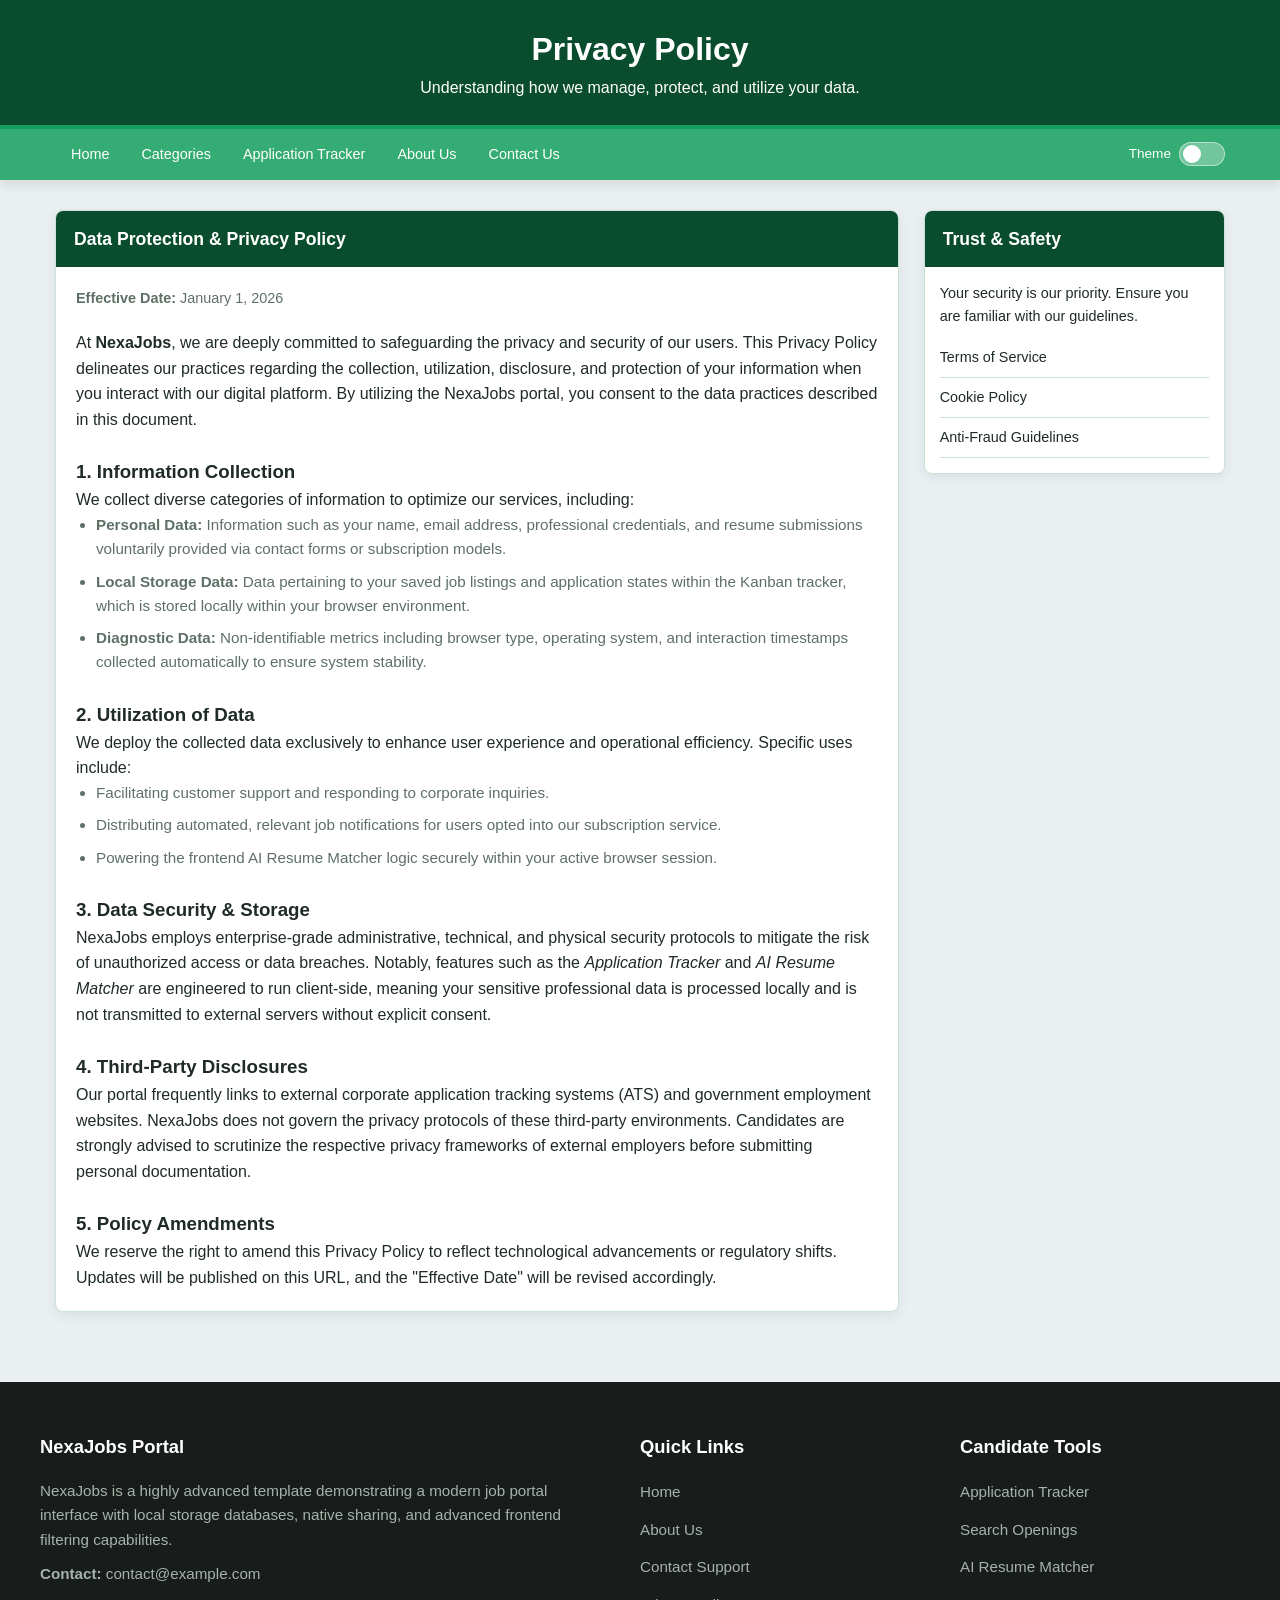
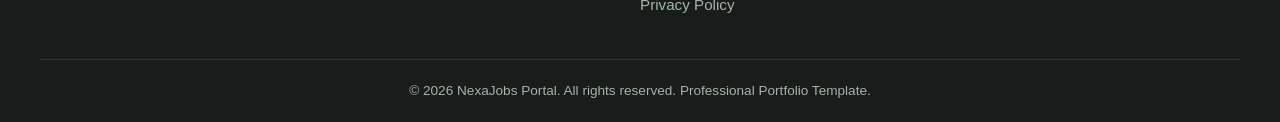
<file: privacy.html>
<!DOCTYPE html>
<html lang="en">
<head>
  <meta charset="UTF-8" />
  <meta name="viewport" content="width=device-width, initial-scale=1.0" />
  <title>Privacy Policy - NexaJobs</title>
  <link rel="stylesheet" href="css/style.css" />
  <link rel="manifest" href="manifest.json" />
</head>
<body>
  <a href="#main-content" class="skip-link">Skip to Main Content</a>

  <!-- Header -->
  <header class="animate-up">
    <h1>Privacy Policy</h1>
    <p>Understanding how we manage, protect, and utilize your data.</p>
  </header>

  <!-- Navigation Bar -->
  <div class="nav-wrapper animate-up delay-1">
    <nav>
      <div class="menu-toggle" id="mobile-menu" onclick="toggleMenu()" tabindex="0" role="button" aria-label="Toggle navigation menu">
        <span class="bar"></span>
        <span class="bar"></span>
        <span class="bar"></span>
      </div>

      <ul class="nav-links" id="nav-links">
        <li><a href="index.html">Home</a></li>
        
        <li class="dropdown">
          <a href="#">Categories</a>
          <ul class="dropdown-content">
            <li><a href="index.html#jobs-section">Corporate Sector</a></li>
            <li><a href="index.html#jobs-section">Public Sector</a></li>
            <li><a href="index.html#jobs-section">Remote Work</a></li>
          </ul>
        </li>

        <li><a href="kanban.html">Application Tracker</a></li>
        <li><a href="about.html">About Us</a></li>
        <li><a href="contact.html">Contact Us</a></li>
      </ul>

      <div class="theme-switch-wrapper">
        <span class="theme-label" style="color: #fff; font-size: 0.85rem; margin-right: 8px;">Theme</span>
        <label class="theme-switch" for="checkbox" title="Toggle Dark Mode">
          <input type="checkbox" id="checkbox" />
          <div class="slider round"></div>
        </label>
      </div>
    </nav>
  </div>

  <!-- Main Grid Layout -->
  <div class="container" id="main-content">
    <main>
      <div class="about-section animate-up delay-2">
        <div class="card-header">Data Protection & Privacy Policy</div>
        <div class="card-body">
          <p style="color: var(--text-muted); font-size: 0.9rem; margin-bottom: 20px;"><strong>Effective Date:</strong> January 1, 2026</p>
          
          <p>
            At <strong>NexaJobs</strong>, we are deeply committed to safeguarding the privacy and security of our users. This Privacy Policy delineates our practices regarding the collection, utilization, disclosure, and protection of your information when you interact with our digital platform. By utilizing the NexaJobs portal, you consent to the data practices described in this document.
          </p>

          <h3 style="margin-top: 25px;">1. Information Collection</h3>
          <p>We collect diverse categories of information to optimize our services, including:</p>
          <ul style="margin-left: 20px; margin-bottom: 15px; color: var(--text-muted); font-size: 0.95rem;">
            <li style="margin-bottom: 8px;"><strong>Personal Data:</strong> Information such as your name, email address, professional credentials, and resume submissions voluntarily provided via contact forms or subscription models.</li>
            <li style="margin-bottom: 8px;"><strong>Local Storage Data:</strong> Data pertaining to your saved job listings and application states within the Kanban tracker, which is stored locally within your browser environment.</li>
            <li style="margin-bottom: 8px;"><strong>Diagnostic Data:</strong> Non-identifiable metrics including browser type, operating system, and interaction timestamps collected automatically to ensure system stability.</li>
          </ul>

          <h3 style="margin-top: 25px;">2. Utilization of Data</h3>
          <p>We deploy the collected data exclusively to enhance user experience and operational efficiency. Specific uses include:</p>
          <ul style="margin-left: 20px; margin-bottom: 15px; color: var(--text-muted); font-size: 0.95rem;">
            <li style="margin-bottom: 8px;">Facilitating customer support and responding to corporate inquiries.</li>
            <li style="margin-bottom: 8px;">Distributing automated, relevant job notifications for users opted into our subscription service.</li>
            <li style="margin-bottom: 8px;">Powering the frontend AI Resume Matcher logic securely within your active browser session.</li>
          </ul>

          <h3 style="margin-top: 25px;">3. Data Security & Storage</h3>
          <p>
            NexaJobs employs enterprise-grade administrative, technical, and physical security protocols to mitigate the risk of unauthorized access or data breaches. Notably, features such as the <em>Application Tracker</em> and <em>AI Resume Matcher</em> are engineered to run client-side, meaning your sensitive professional data is processed locally and is not transmitted to external servers without explicit consent.
          </p>

          <h3 style="margin-top: 25px;">4. Third-Party Disclosures</h3>
          <p>
            Our portal frequently links to external corporate application tracking systems (ATS) and government employment websites. NexaJobs does not govern the privacy protocols of these third-party environments. Candidates are strongly advised to scrutinize the respective privacy frameworks of external employers before submitting personal documentation.
          </p>

          <h3 style="margin-top: 25px;">5. Policy Amendments</h3>
          <p>
            We reserve the right to amend this Privacy Policy to reflect technological advancements or regulatory shifts. Updates will be published on this URL, and the "Effective Date" will be revised accordingly.
          </p>
        </div>
      </div>
    </main>

    <aside>
      <div class="sidebar-widget animate-up delay-3">
        <div class="widget-header">Trust & Safety</div>
        <div class="widget-body" style="padding: 15px;">
          <p style="font-size: 0.9rem; color: var(--text-main); margin-bottom: 10px;">Your security is our priority. Ensure you are familiar with our guidelines.</p>
          <ul class="widget-list" style="margin-top: 10px;">
            <li><a href="#" style="padding: 8px 0; border-bottom: none;">Terms of Service</a></li>
            <li><a href="#" style="padding: 8px 0; border-bottom: none;">Cookie Policy</a></li>
            <li><a href="#" style="padding: 8px 0; border-bottom: none;">Anti-Fraud Guidelines</a></li>
          </ul>
        </div>
      </div>
    </aside>
  </div>

  <div id="toast-container"></div>

  <!-- Universal Footer -->
  <footer class="animate-up delay-3">
    <div class="footer-container">
      <div class="footer-col">
        <h4>NexaJobs Portal</h4>
        <p>NexaJobs is a highly advanced template demonstrating a modern job portal interface with local storage databases, native sharing, and advanced frontend filtering capabilities.</p>
        <p style="margin-top: 10px;"><strong>Contact:</strong> contact@example.com</p>
      </div>
      <div class="footer-col">
        <h4>Quick Links</h4>
        <ul>
          <li><a href="index.html">Home</a></li>
          <li><a href="about.html">About Us</a></li>
          <li><a href="contact.html">Contact Support</a></li>
          <li><a href="privacy.html">Privacy Policy</a></li>
        </ul>
      </div>
      <div class="footer-col">
        <h4>Candidate Tools</h4>
        <ul>
          <li><a href="kanban.html">Application Tracker</a></li>
          <li><a href="index.html#jobs-section">Search Openings</a></li>
          <li><a href="index.html">AI Resume Matcher</a></li>
        </ul>
      </div>
    </div>
    <div class="footer-bottom">
      <p>&copy; 2026 NexaJobs Portal. All rights reserved. Professional Portfolio Template.</p>
    </div>
  </footer>

  <script src="script/script.js"></script>
</body>
</html>
</file>
<file: css/style.css>
/* ========================================================
   CSS Variables (Light & Dark Theme)
   ======================================================== */
:root {
  --primary: #0a4d2e;
  --primary-hover: #073821;
  --secondary: #16a05d;
  --secondary-glass: rgba(22, 160, 93, 0.85);
  --secondary-hover: #12804a;
  --accent: #d32f2f;
  --bg-light: #eaeff2;
  --bg-tint: #f0f7f3;
  --surface: #ffffff;
  --surface-glass: rgba(255, 255, 255, 0.7);
  --text-main: #1f2b25;
  --text-muted: #5e7065;
  --border-color: #cce0d5;
  --shadow: 0 4px 12px rgba(10, 77, 46, 0.08);
  --shadow-hover: 0 10px 24px rgba(22, 160, 93, 0.15);
  --radius: 8px;
}

[data-theme="dark"] {
  --primary: #0b3622;
  --primary-hover: #072617;
  --secondary: #12804a;
  --secondary-glass: rgba(18, 128, 74, 0.85);
  --secondary-hover: #0e6339;
  --bg-light: #121212;
  --bg-tint: #1e2421;
  --surface: #1a1a1a;
  --surface-glass: rgba(26, 26, 26, 0.75);
  --text-main: #e0e0e0;
  --text-muted: #a0aab2;
  --border-color: #2c3631;
  --shadow: 0 4px 12px rgba(0, 0, 0, 0.5);
  --shadow-hover: 0 10px 24px rgba(0, 0, 0, 0.7);
}

/* ========================================================
   Base Styles & Accessibility
   ======================================================== */
* { box-sizing: border-box; margin: 0; padding: 0; font-family: -apple-system, BlinkMacSystemFont, "Segoe UI", Roboto, sans-serif; }
html { scroll-behavior: smooth; }
html, body { width: 100%; max-width: 100%; overflow-x: hidden; background-color: var(--bg-light); color: var(--text-main); line-height: 1.6; transition: background-color 0.4s ease, color 0.4s ease; }
*:focus-visible { outline: 3px solid var(--secondary); outline-offset: 2px; border-radius: 2px; }

.skip-link {
  position: absolute; top: -50px; left: 10px; background: var(--secondary); color: white;
  padding: 8px 16px; z-index: 1000; font-weight: bold; border-radius: 4px; transition: top 0.3s;
}
.skip-link:focus { top: 10px; }

/* ========================================================
   Animations
   ======================================================== */
@keyframes slideInUp { from { opacity: 0; transform: translateY(20px); } to { opacity: 1; transform: translateY(0); } }
@keyframes fadeIn { from { opacity: 0; } to { opacity: 1; } }
@keyframes skeleton-loading { 0% { background-position: 200% 0; } 100% { background-position: -200% 0; } }

.animate-up { animation: slideInUp 0.6s cubic-bezier(0.16, 1, 0.3, 1) both; }
.delay-1 { animation-delay: 0.1s; }
.delay-2 { animation-delay: 0.2s; }
.delay-3 { animation-delay: 0.3s; }

.reveal { opacity: 0; transform: translateY(30px); transition: all 0.6s cubic-bezier(0.16, 1, 0.3, 1); }
.reveal.active { opacity: 1; transform: translateY(0); }
.reveal-row { opacity: 0; transform: translateX(-15px); transition: all 0.4s ease; }
.reveal-row.active { opacity: 1; transform: translateX(0); }

/* ========================================================
   Header & Nav
   ======================================================== */
header { width: 100%; background: var(--primary); color: #ffffff; padding: 24px 15px; text-align: center; border-bottom: 4px solid var(--secondary); transition: background 0.4s; }
.nav-wrapper { width: 100%; background: var(--secondary-glass); backdrop-filter: blur(12px); -webkit-backdrop-filter: blur(12px); position: sticky; top: 0; z-index: 100; box-shadow: 0 4px 12px rgba(0,0,0,0.1); }
nav { max-width: 1200px; margin: 0 auto; padding: 0 15px; display: flex; justify-content: space-between; align-items: center; }
.menu-toggle { display: none; flex-direction: column; cursor: pointer; padding: 15px 0; border: none; background: transparent;}
.menu-toggle .bar { height: 3px; width: 25px; background-color: #ffffff; margin: 3px 0; border-radius: 3px; transition: all 0.3s ease; }
.nav-links { display: flex; flex-wrap: wrap; list-style: none; flex: 1; }
.nav-links > li > a { display: block; color: #ffffff; text-decoration: none; padding: 14px 16px; font-size: 0.9rem; font-weight: 500; transition: background 0.3s; position: relative; }
.nav-links > li > a::after { content: ''; position: absolute; width: 0; height: 3px; bottom: 0; left: 50%; background-color: #ffffff; transition: all 0.3s ease; transform: translateX(-50%); }
.nav-links > li > a:hover::after, .nav-links > li > a.active::after { width: 100%; }

.dropdown { position: relative; }
.dropdown-content { visibility: hidden; opacity: 0; position: absolute; background-color: var(--secondary); min-width: 220px; box-shadow: 0px 8px 20px rgba(0,0,0,0.3); z-index: 1000; top: 100%; left: 0; border-radius: 0 0 var(--radius) var(--radius); transform: translateY(15px); transition: all 0.3s cubic-bezier(0.4, 0, 0.2, 1); }
.dropdown:hover .dropdown-content { visibility: visible; opacity: 1; transform: translateY(0); }
.dropdown-content li { border-bottom: 1px solid rgba(255, 255, 255, 0.1); list-style: none; }
.dropdown-content li a { padding: 12px 16px; display: block; color: #ffffff; text-decoration: none; font-size: 0.85rem; transition: background 0.3s, padding-left 0.3s; }
.dropdown-content li a:hover { background-color: var(--primary); padding-left: 22px; }

.theme-switch-wrapper { display: flex; align-items: center; margin-left: 15px; }
.theme-switch { display: inline-block; height: 24px; position: relative; width: 46px; }
.theme-switch input { display: none; }
.slider { background-color: rgba(255,255,255,0.3); bottom: 0; cursor: pointer; left: 0; position: absolute; right: 0; top: 0; transition: .4s; border-radius: 24px; border: 1px solid rgba(255,255,255,0.5); }
.slider:before { background-color: white; bottom: 2px; content: ""; height: 18px; left: 3px; position: absolute; transition: .4s cubic-bezier(0.4, 0, 0.2, 1); width: 18px; border-radius: 50%; }
input:checked + .slider { background-color: var(--primary); }
input:checked + .slider:before { transform: translateX(20px); }

/* ========================================================
   Layout & Cards
   ======================================================== */
.hero-section { background: var(--bg-tint); border-bottom: 1px solid var(--border-color); padding: 40px 15px; text-align: center; color: var(--text-main); }
.hero-section h2 { font-size: 2.2rem; color: var(--primary); margin-bottom: 10px; }
.container { max-width: 1200px; width: 100%; margin: 30px auto; padding: 0 15px; display: grid; grid-template-columns: 2.8fr 1fr; gap: 25px; align-items: start; }
aside { position: sticky; top: 80px; }

.filter-card { background: var(--surface-glass); backdrop-filter: blur(10px); -webkit-backdrop-filter: blur(10px); padding: 15px; margin-bottom: 20px; border: 1px solid var(--border-color); border-radius: var(--radius); box-shadow: var(--shadow); transition: transform 0.4s, box-shadow 0.4s; }
.advanced-filters { margin-top: 15px; padding-top: 15px; border-top: 1px dashed var(--border-color); display: flex; gap: 20px; flex-wrap: wrap; animation: fadeIn 0.3s; }
.filter-group { display: flex; flex-direction: column; gap: 8px; flex: 1; min-width: 150px; font-size: 0.9rem; }
input[type="range"] { accent-color: var(--secondary); cursor: pointer; }

.card, .sidebar-widget, .about-section { background: var(--surface); border-radius: var(--radius); box-shadow: var(--shadow); overflow: hidden; margin-bottom: 20px; border: 1px solid var(--border-color); }
.card-header, .widget-header { background: var(--primary); color: #ffffff; padding: 14px 18px; font-size: 1.1rem; font-weight: 600; display: flex; justify-content: space-between; align-items: center;}
.card-body { padding: 20px; }

/* ========================================================
   Strict Form Fixes (Prevents Overlap)
   ======================================================== */
.form-group { margin-bottom: 20px; width: 100%; }
.form-group label { display: block; font-size: 0.95rem; font-weight: 600; margin-bottom: 8px; color: var(--text-main); }
.form-group input, 
.form-group select, 
.form-group textarea,
.filter-card input[type="text"], 
.filter-card select { 
  width: 100%; 
  display: block; 
  padding: 12px 15px; 
  border: 1px solid var(--border-color); 
  border-radius: 4px; 
  font-size: 0.95rem; 
  font-family: inherit;
  outline: none; 
  background: var(--surface); 
  color: var(--text-main); 
  transition: all 0.3s ease; 
  box-sizing: border-box;
}
.form-group textarea {
  resize: vertical; /* Allows resizing only downwards */
  min-height: 120px; /* Prevents textarea from being too small */
}
.form-group input:focus, 
.form-group select:focus, 
.form-group textarea:focus,
.filter-card input:focus, 
.filter-card select:focus { 
  border-color: var(--secondary); 
  box-shadow: 0 0 0 3px rgba(22, 160, 93, 0.15); 
}

/* ========================================================
   Table & Skeleton
   ======================================================== */
.table-responsive { width: 100%; overflow-x: auto;}
table { width: 100%; border-collapse: collapse; text-align: left; }
th, td { padding: 14px 15px; border-bottom: 1px solid var(--border-color); font-size: 0.9rem; }
th { background: var(--bg-tint); color: var(--text-muted); font-weight: 700; text-transform: uppercase; font-size: 0.75rem; letter-spacing: 0.5px; }
tbody tr { background-color: var(--surface); transition: transform 0.2s; }
tbody tr:hover { background: var(--bg-tint); border-left: 4px solid var(--secondary); transform: scale(1.01); }

.skeleton { background: linear-gradient(90deg, var(--bg-tint) 25%, var(--border-color) 50%, var(--bg-tint) 75%); background-size: 200% 100%; animation: skeleton-loading 1.5s infinite linear; border-radius: 4px; }
.skeleton-text { height: 16px; margin-bottom: 4px; width: 80%; }
.skeleton-btn { height: 32px; width: 80px; border-radius: 4px; }

/* Buttons & Badges */
.action-cell { display: flex; gap: 8px; align-items: center; flex-wrap: wrap; }
.badge { display: inline-block; padding: 2px 8px; border-radius: 12px; font-size: 0.7rem; font-weight: 700; color: #ffffff; margin-left: 6px; text-transform: uppercase; }
.badge-urgent { background-color: var(--accent); } .badge-new { background-color: #fbc02d; color: #333; } .badge-private { background-color: #1976d2; }

.btn-action, .btn-submit { background: var(--secondary); color: #ffffff; padding: 10px 20px; text-decoration: none; border-radius: 4px; font-size: 0.95rem; font-weight: 600; display: inline-block; border: none; cursor: pointer; transition: transform 0.2s, background 0.3s; }
.btn-action:hover, .btn-submit:hover { background: var(--secondary-hover); transform: translateY(-2px); }

.btn-secondary { background: transparent; border: 1px solid var(--border-color); color: var(--text-main); padding: 8px 12px; border-radius: 4px; font-size: 0.8rem; font-weight: 600; cursor: pointer; transition: all 0.2s ease; }
.btn-secondary:hover { background: var(--bg-tint); border-color: var(--secondary); color: var(--secondary); }
.btn-secondary.active { background: var(--secondary); color: #ffffff; border-color: var(--secondary); }

.icon-btn { background: none; border: none; font-size: 1.1rem; cursor: pointer; transition: transform 0.2s; padding: 4px; display: flex; justify-content: center; align-items: center; }
.icon-btn:hover { transform: scale(1.1); }

/* Sidebar & Extras */
.widget-list { list-style: none; }
.widget-list li { border-bottom: 1px solid var(--border-color); }
.widget-list a { display: block; padding: 12px 16px; color: var(--text-main); text-decoration: none; font-size: 0.9rem; transition: background 0.3s, padding-left 0.3s; }
.widget-list a:hover { background: var(--bg-tint); color: var(--secondary); padding-left: 22px; }

.ai-cell { min-width: 150px; }
.ai-match-label { font-size: 0.8rem; font-weight: 600; margin-bottom: 4px; color: var(--text-muted); }
.ai-match-bar { height: 6px; background: var(--border-color); border-radius: 3px; overflow: hidden; width: 100%; }
.ai-match-fill { height: 100%; background: var(--secondary); width: 0%; transition: width 1s cubic-bezier(0.16, 1, 0.3, 1), background-color 0.3s; }

#toast-container { position: fixed; bottom: 20px; right: 20px; z-index: 9999; display: flex; flex-direction: column; gap: 10px; }
.toast { background: var(--surface-glass); backdrop-filter: blur(10px); border-left: 4px solid var(--secondary); color: var(--text-main); padding: 15px 20px; border-radius: var(--radius); box-shadow: var(--shadow-hover); font-size: 0.9rem; font-weight: 500; transform: translateX(120%); transition: transform 0.4s; }
.toast.show { transform: translateX(0); }

/* ========================================================
   Universal One-Row Footer Grid
   ======================================================== */
footer { width: 100%; background: #181c1a; color: #a5b3ab; padding: 50px 15px 20px 15px; margin-top: 50px; }
.footer-container { max-width: 1200px; margin: 0 auto; display: grid; grid-template-columns: 2fr 1fr 1fr; gap: 40px; padding-bottom: 30px; border-bottom: 1px solid #2a332e; }
.footer-col h4 { color: #ffffff; font-size: 1.15rem; margin-bottom: 18px; }
.footer-col p { font-size: 0.95rem; line-height: 1.6; }
.footer-col ul { list-style: none; }
.footer-col ul li { margin-bottom: 12px; }
.footer-col ul a { color: #a5b3ab; text-decoration: none; transition: color 0.3s; font-size: 0.95rem; }
.footer-col ul a:hover { color: var(--secondary); }
.footer-bottom { max-width: 1200px; margin: 20px auto 0 auto; text-align: center; font-size: 0.85rem; }

/* Pagination Component Styles */
.pagination-container { display: flex; justify-content: center; align-items: center; gap: 8px; margin: 30px 0 10px 0; flex-wrap: wrap; }
.page-btn { background: var(--surface); border: 1px solid var(--border-color); color: var(--text-main); min-width: 40px; height: 40px; padding: 0 10px; border-radius: 8px; font-size: 0.9rem; font-weight: 600; cursor: pointer; display: flex; align-items: center; justify-content: center; transition: all 0.2s ease; box-shadow: var(--shadow); }
.page-btn:hover:not(:disabled) { background: var(--bg-tint); border-color: var(--secondary); color: var(--secondary); transform: translateY(-2px); }
.page-btn.active { background: var(--secondary); color: #ffffff; border-color: var(--secondary); box-shadow: 0 4px 12px rgba(22, 160, 93, 0.3); }
.page-btn:disabled { opacity: 0.4; cursor: not-allowed; box-shadow: none; }
.page-ellipsis { display: flex; align-items: center; justify-content: center; min-width: 30px; color: var(--text-muted); font-weight: bold; }

/* ========================================================
   Kanban Board Layout Fixes & Modal
   ======================================================== */
.kanban-board { display: grid; grid-template-columns: repeat(3, 1fr); gap: 20px; align-items: start; width: 100%; margin-bottom: 40px; }
.kanban-column { background: var(--surface); border-radius: var(--radius); padding: 15px; border: 1px solid var(--border-color); min-height: 60vh; box-shadow: var(--shadow); }
.kanban-header { background: var(--primary); color: #fff; padding: 12px; text-align: center; font-weight: bold; border-radius: 6px; margin-bottom: 15px; font-size: 0.95rem; }
.kanban-cards { min-height: 50vh; display: flex; flex-direction: column; gap: 12px; }

.kanban-card { background: var(--bg-tint); padding: 15px; border-radius: var(--radius); box-shadow: 0 2px 6px rgba(0,0,0,0.05); cursor: grab; border: 1px solid var(--border-color); transition: transform 0.2s, box-shadow 0.2s; position: relative; }
.kanban-card:hover { transform: translateY(-2px); box-shadow: var(--shadow-hover); }
.kanban-card:active { cursor: grabbing; }
.kanban-card h4 { color: var(--primary); margin-bottom: 6px; font-size: 1rem; padding-right: 20px;}
.kanban-card p { font-size: 0.85rem; color: var(--text-muted); }
.kanban-card.dragging { opacity: 0.4; transform: scale(0.95); border: 2px dashed var(--secondary); }

/* Card Delete Button */
.delete-card-btn {
  position: absolute; top: 10px; right: 10px; background: transparent; border: none;
  color: var(--text-muted); font-size: 1.2rem; cursor: pointer; transition: color 0.2s;
  line-height: 1; padding: 0 5px;
}
.delete-card-btn:hover { color: var(--accent); }

/* Modal Overlay */
.modal-overlay {
  position: fixed; top: 0; left: 0; width: 100%; height: 100%;
  background: rgba(0,0,0,0.6); backdrop-filter: blur(4px);
  display: flex; align-items: center; justify-content: center; z-index: 2000;
}
.modal-content {
  background: var(--surface); padding: 25px; border-radius: var(--radius);
  width: 90%; max-width: 450px; box-shadow: var(--shadow-hover); border: 1px solid var(--border-color);
}

/* ========================================================
   Mobile Responsive
   ======================================================== */
@media (max-width: 1100px) {
  .menu-toggle { display: flex; }
  .nav-links { flex-direction: column; max-height: 0; overflow: hidden; transition: max-height 0.4s; flex: 100%; }
  .nav-links.active { max-height: 1000px; padding-bottom: 15px; }
  .dropdown-content { position: static; box-shadow: none; visibility: visible; opacity: 1; display: none; background-color: transparent; }
  .dropdown.active .dropdown-content { display: block; }
  aside { position: static; }
}

@media (max-width: 900px) {
  .kanban-board { grid-template-columns: 1fr; }
}

@media (max-width: 768px) {
  .container { grid-template-columns: 1fr; }
  .footer-container { grid-template-columns: 1fr; gap: 30px; } 
  #recruitmentTable thead { display: none; }
  #recruitmentTable, #recruitmentTable tbody, #recruitmentTable tr, #recruitmentTable td { display: block; width: 100%; }
  #recruitmentTable tr { margin: 12px 0; border: 1px solid var(--border-color); border-radius: var(--radius); }
  #recruitmentTable td { display: flex; justify-content: space-between; align-items: center; padding: 12px 15px; border-bottom: 1px dashed var(--border-color); text-align: left; gap: 10px;}
  #recruitmentTable td::before { content: attr(data-label); font-weight: 700; text-transform: uppercase; font-size: 0.75rem; color: var(--text-muted); padding-right: 10px; width: 40%;}
  
  .action-cell { 
    flex-direction: row !important; 
    justify-content: flex-end !important; 
    flex-wrap: wrap; 
    gap: 8px !important; 
  }
  .action-cell .btn-action, 
  .action-cell .btn-secondary {
    padding: 6px 12px !important;
    font-size: 0.8rem !important;
    margin: 0 !important;
  }
}
</file>
